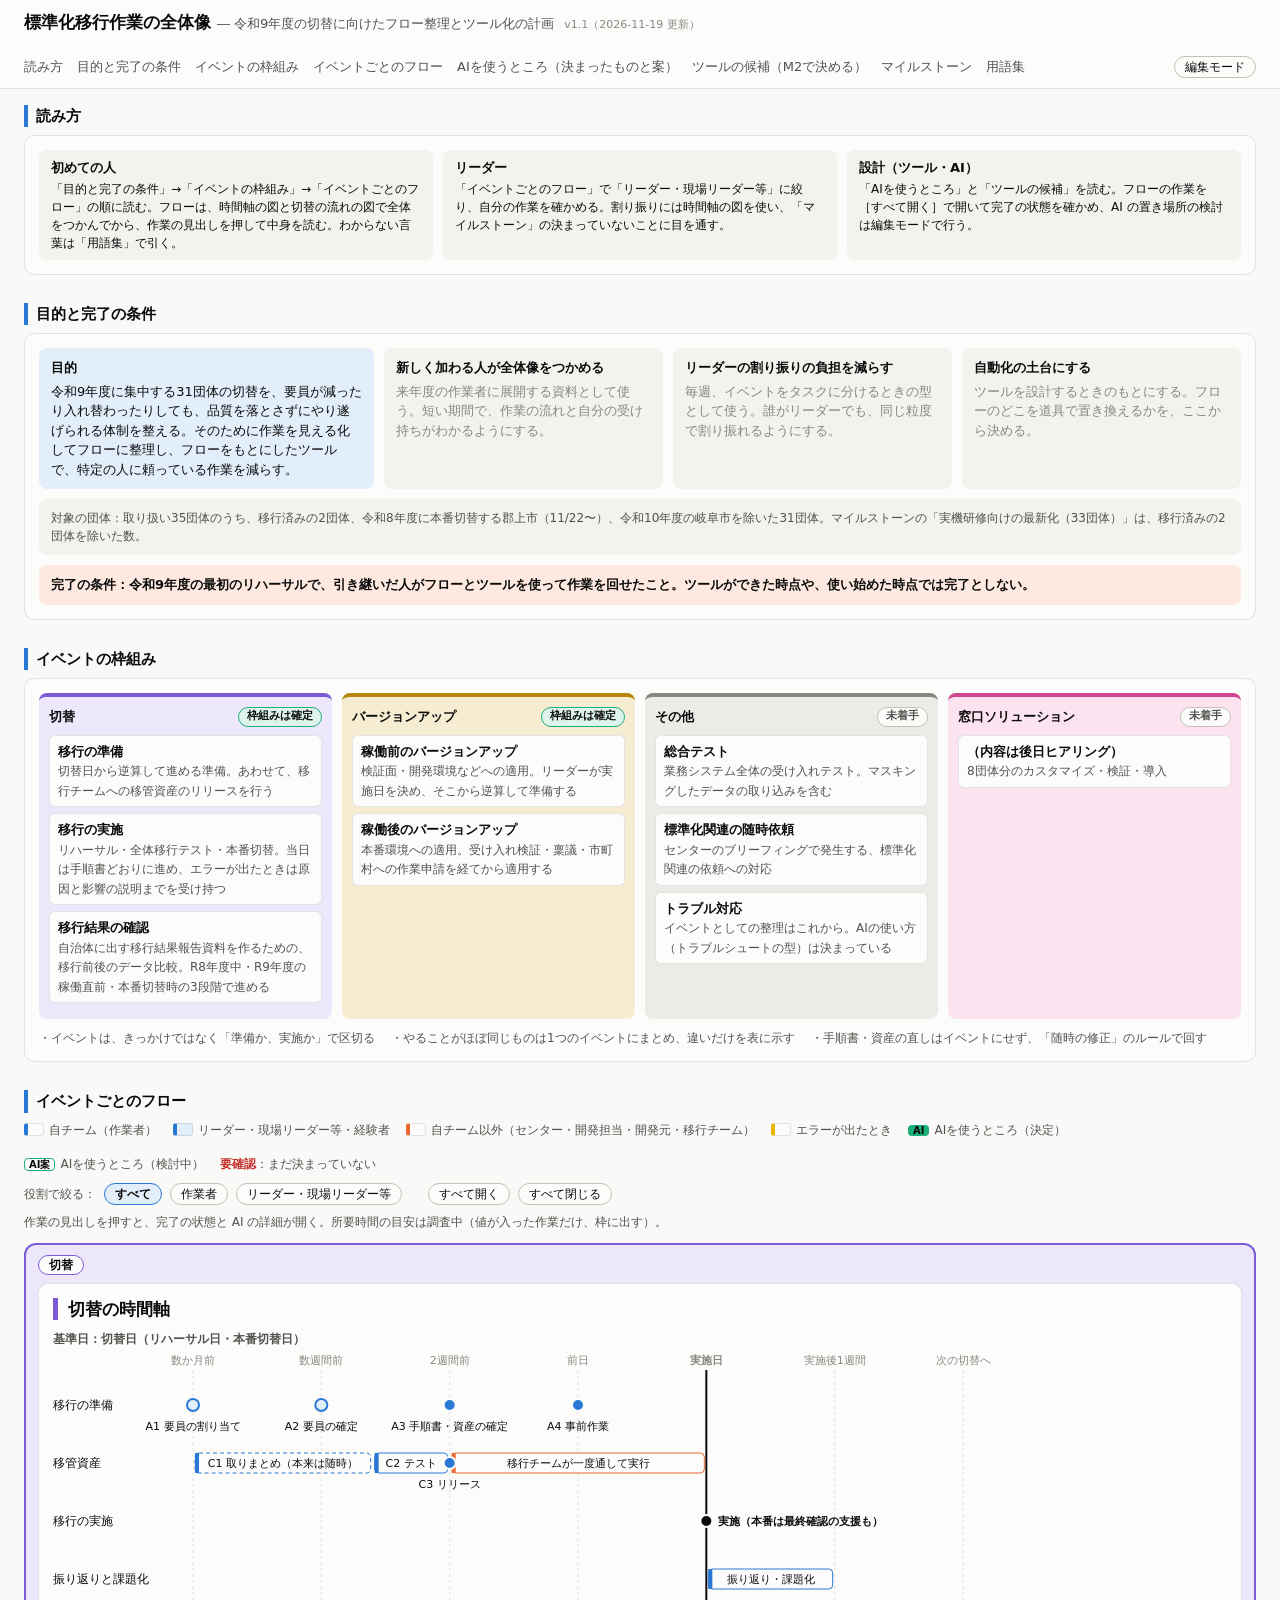
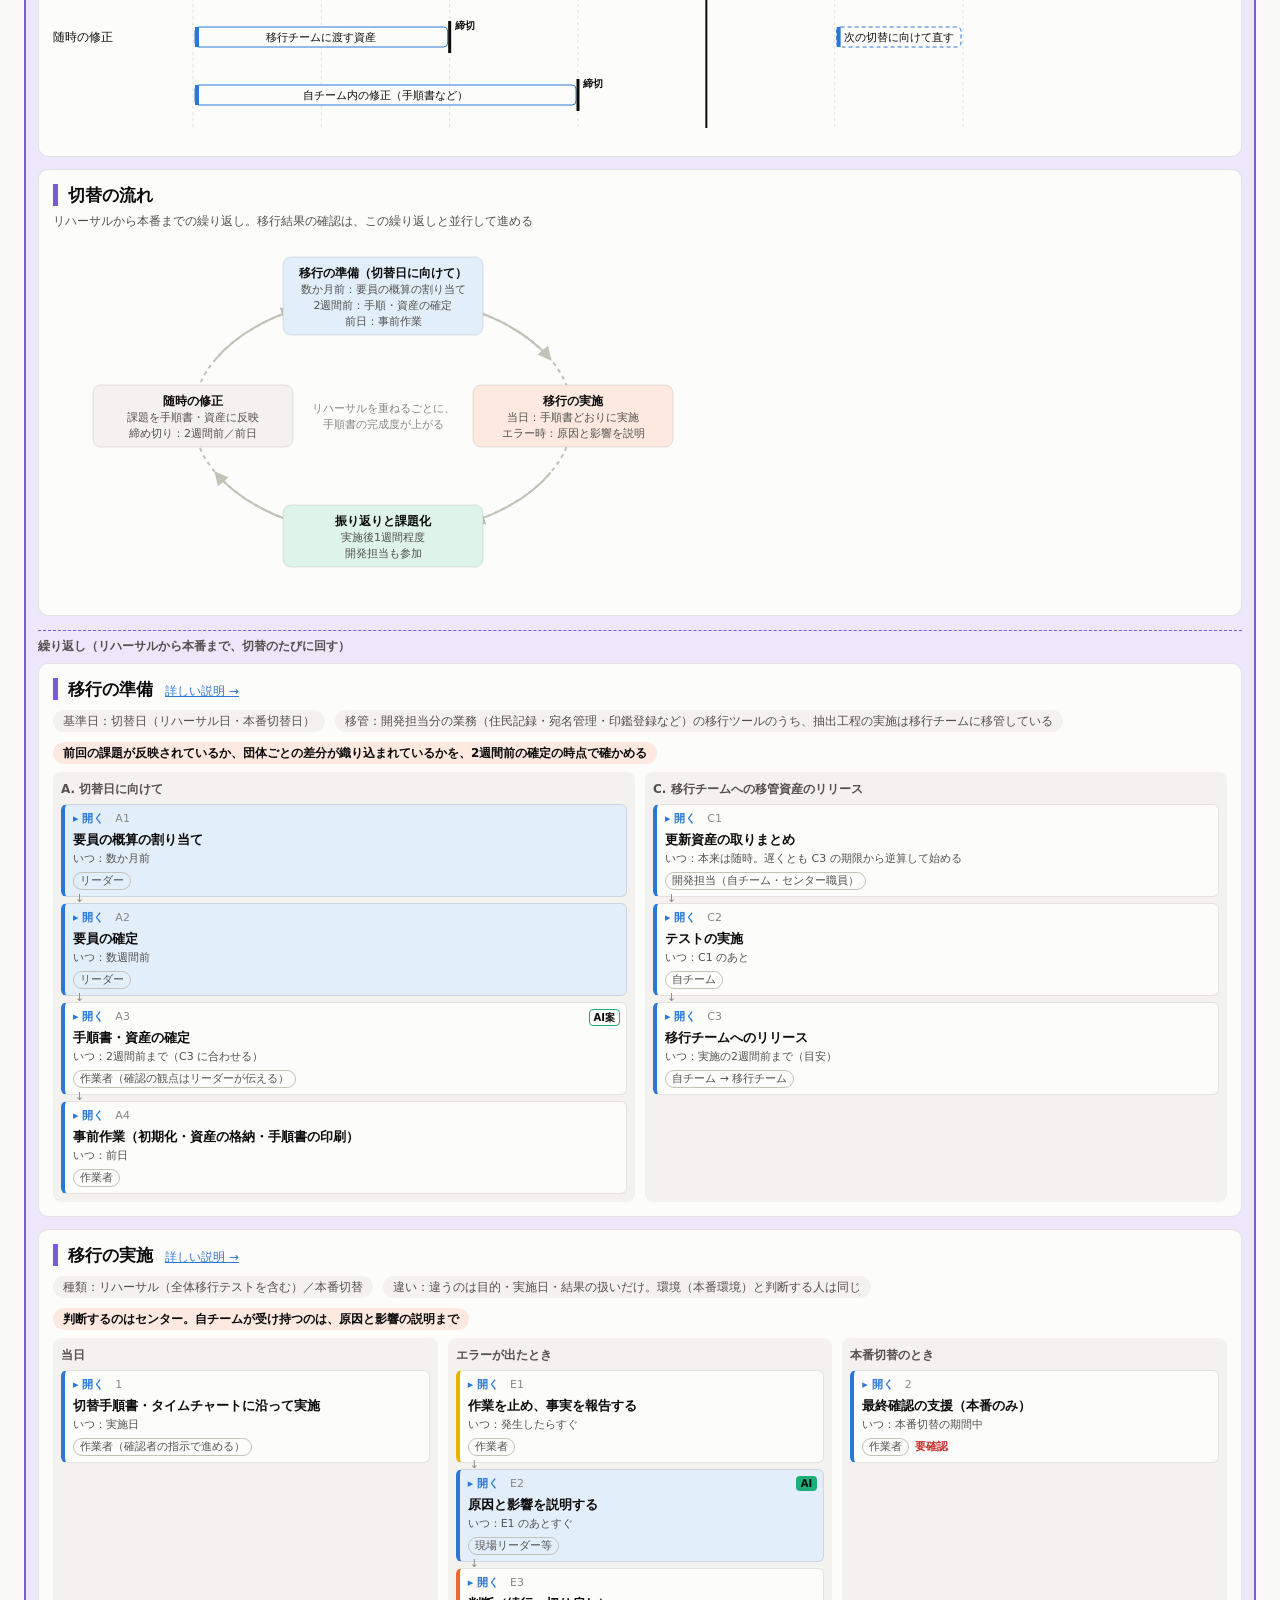
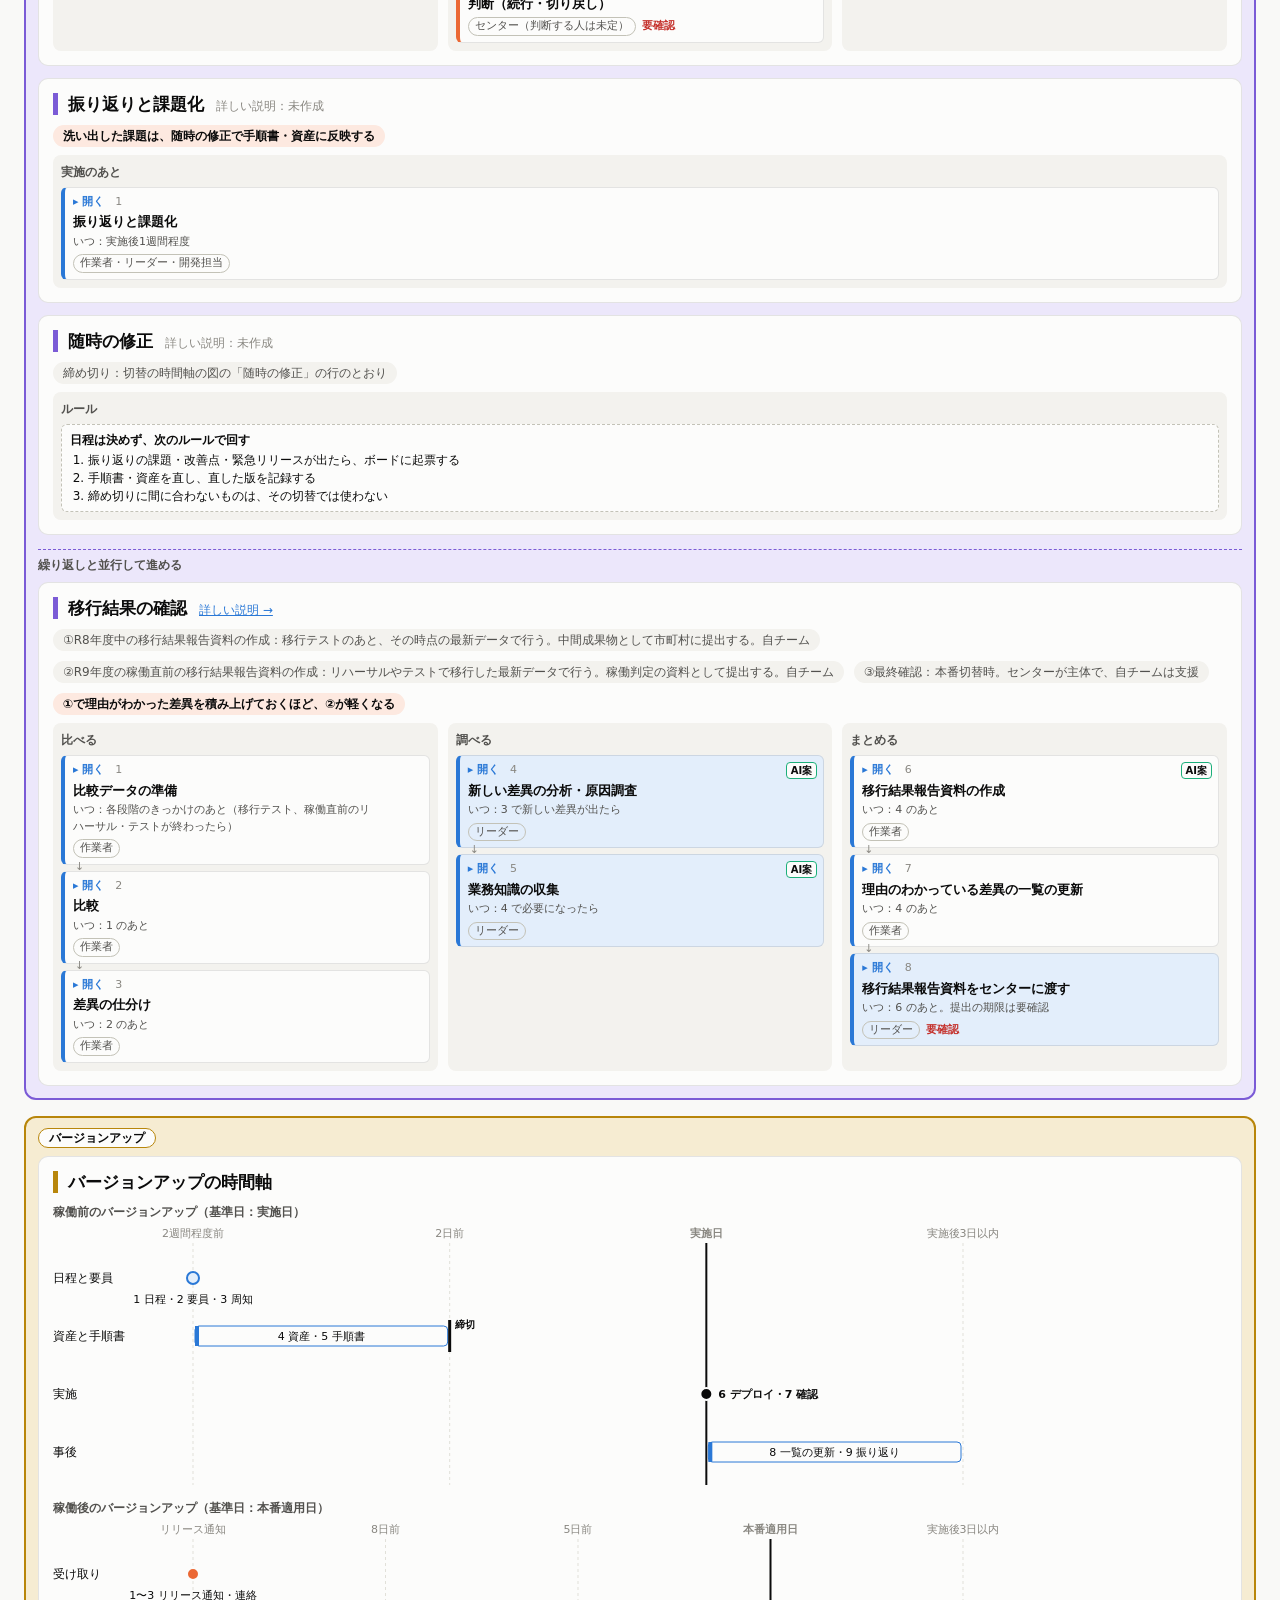
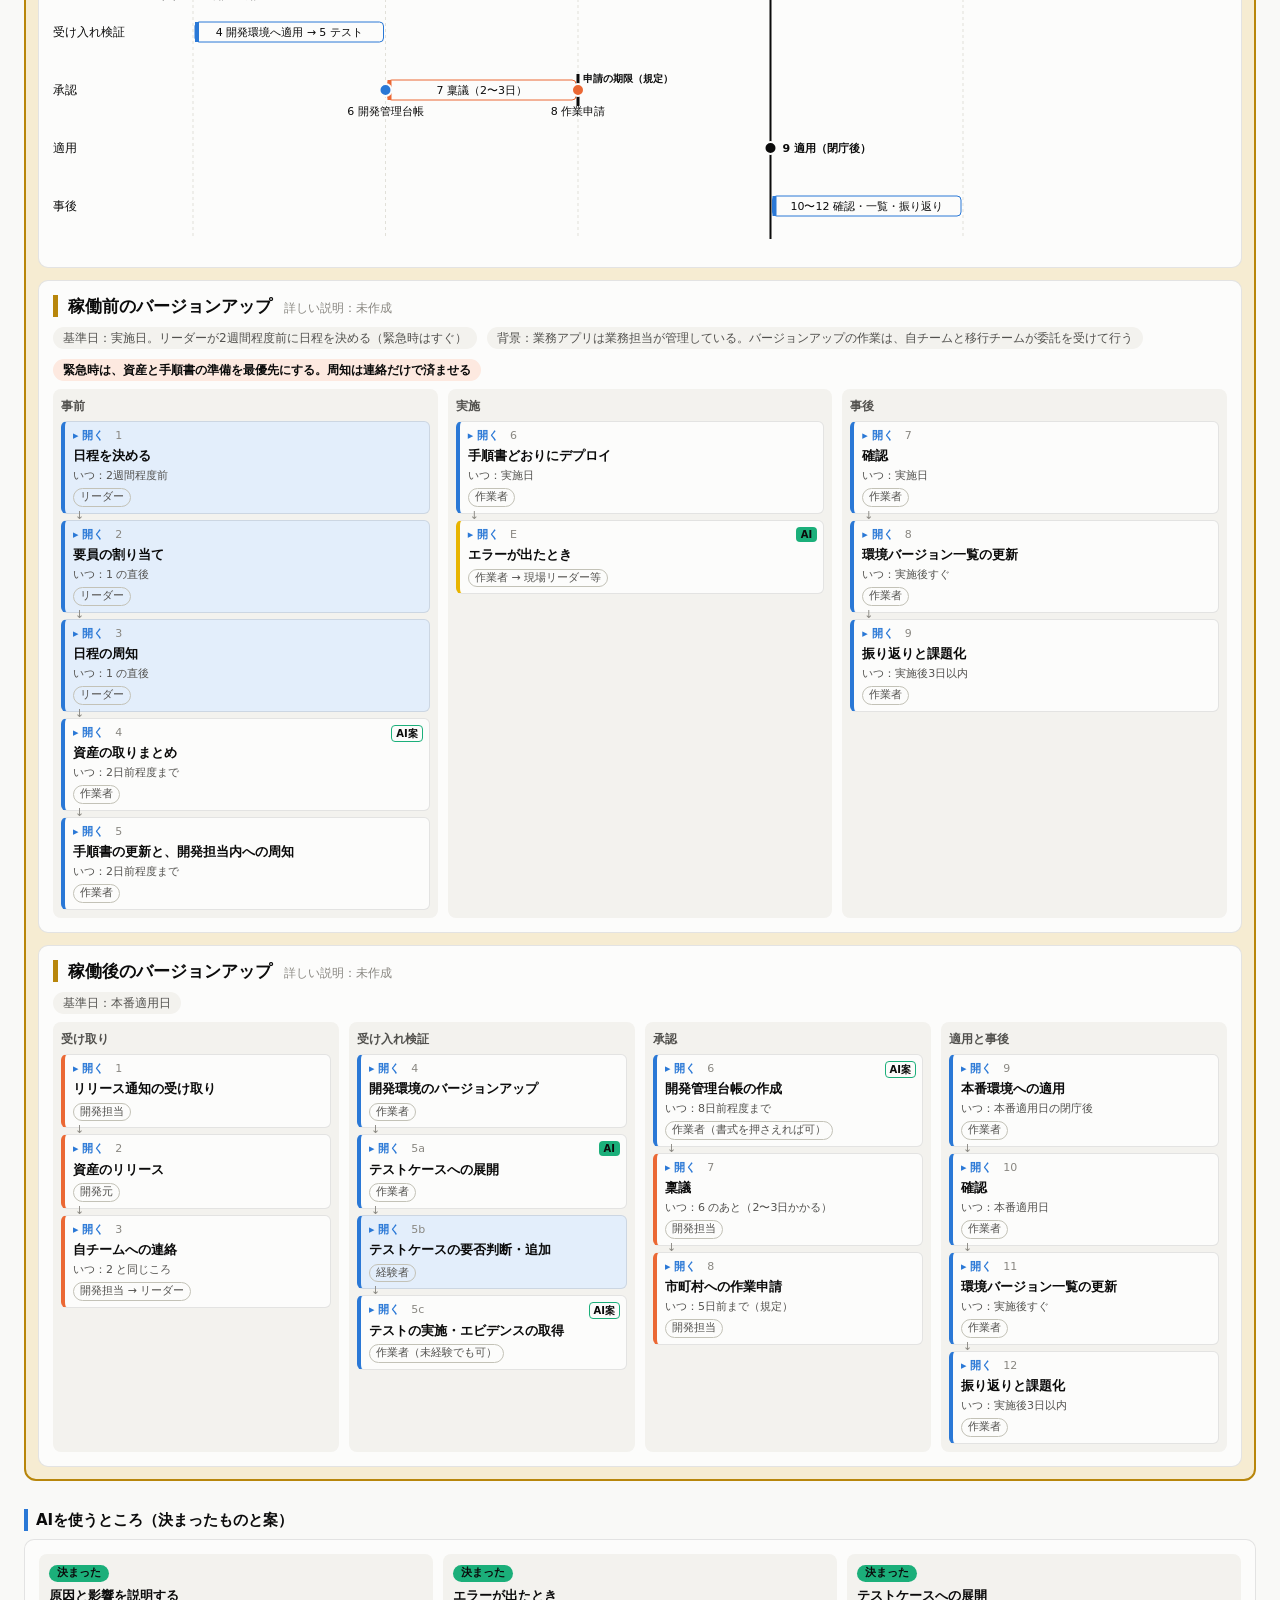
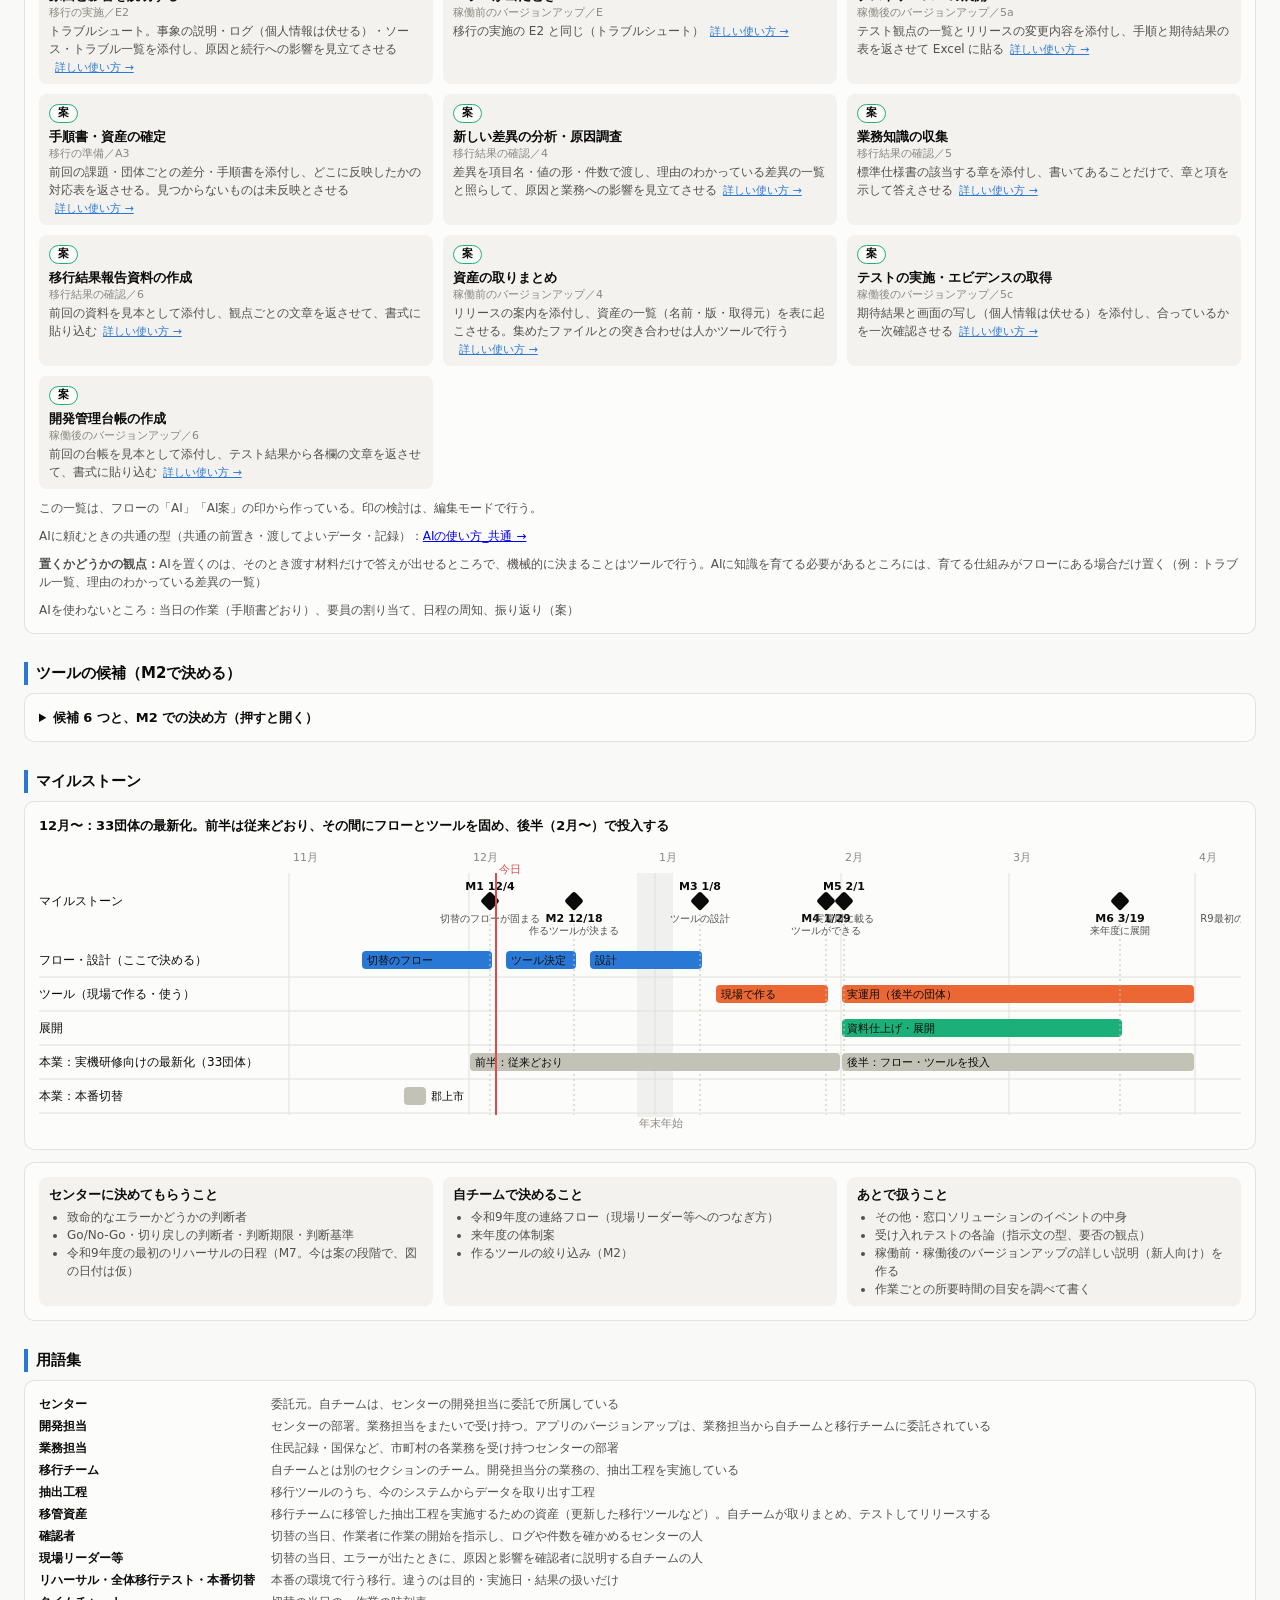
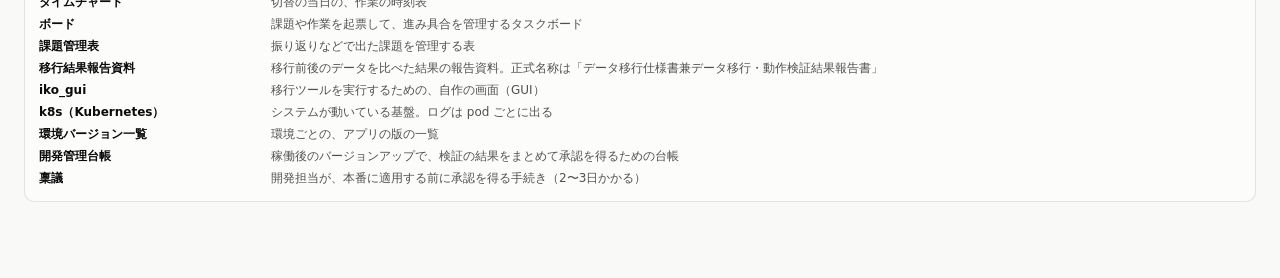
<file: 全体まとめ.html>
<!DOCTYPE html>
<html lang="ja">
<head>
<meta charset="UTF-8">
<meta name="viewport" content="width=device-width, initial-scale=1">
<title>標準化移行作業の全体像 ― 令和9年度の切替に向けたフロー整理とツール化の計画</title>
<style>
  .viz-root {
    color-scheme: light;
    --page: #f9f9f7; --surface: #fcfcfb; --sunken: #f3f2ee;
    --ink: #0b0b0b; --ink-2: #52514e; --muted: #898781;
    --grid: #e1e0d9; --axis: #c3c2b7; --border: rgba(11,11,11,0.10);
    --s1: #2a78d6; --s2: #eb6834; --s3: #1baf7a;
    --s1-soft: #e3eefb; --s2-soft: #fde9e0; --s3-soft: #def4ea;
    --todo: #c4302b; --today: #e34948; --band: rgba(137,135,129,0.10);
    --on-bar: #0b0b0b;
    /* イベントの区分の色（切替・バージョンアップ・その他・窓口ソリューション） */
    --g1: #7b5bd6; --g2: #b8860b; --g3: #898781; --g4: #d1478f;
    --g1-soft: #ece7fb; --g2-soft: #f6ecd2; --g3-soft: #ecebe7; --g4-soft: #fbe3ef;
    /* エラーが出たときの色（要確認の赤・自チーム以外のオレンジと見分ける） */
    --err: #e8b400;
  }
  @media (prefers-color-scheme: dark) {
    :root:where(:not([data-theme="light"])) .viz-root {
      color-scheme: dark;
      --page: #0d0d0d; --surface: #1a1a19; --sunken: #222220;
      --ink: #ffffff; --ink-2: #c3c2b7; --grid: #2c2c2a; --axis: #383835; --border: rgba(255,255,255,0.10);
      --s1: #3987e5; --s2: #d95926; --s3: #199e70;
      --s1-soft: #1c2a3d; --s2-soft: #3a2219; --s3-soft: #15302a;
      --todo: #e66767; --today: #e66767; --band: rgba(195,194,183,0.08);
      --g1: #9a7ff0; --g2: #c9971f; --g3: #898781; --g4: #e0659f;
      --g1-soft: #2a2340; --g2-soft: #33290f; --g3-soft: #262624; --g4-soft: #3a1f2d;
      --err: #f0c419;
    }
  }
  :root[data-theme="dark"] .viz-root {
    color-scheme: dark;
    --page: #0d0d0d; --surface: #1a1a19; --sunken: #222220;
    --ink: #ffffff; --ink-2: #c3c2b7; --grid: #2c2c2a; --axis: #383835; --border: rgba(255,255,255,0.10);
    --s1: #3987e5; --s2: #d95926; --s3: #199e70;
    --s1-soft: #1c2a3d; --s2-soft: #3a2219; --s3-soft: #15302a;
    --todo: #e66767; --today: #e66767; --band: rgba(195,194,183,0.08);
    --g1: #9a7ff0; --g2: #c9971f; --g3: #898781; --g4: #e0659f;
    --g1-soft: #2a2340; --g2-soft: #33290f; --g3-soft: #262624; --g4-soft: #3a1f2d;
    --err: #f0c419;
  }

  * { box-sizing: border-box; }
  body { margin: 0; }
  .viz-root {
    background: var(--page); color: var(--ink);
    font-family: system-ui, -apple-system, "Segoe UI", "Yu Gothic UI", "Meiryo UI", sans-serif;
    font-size: 13px; line-height: 1.5; min-height: 100vh;
  }
  header { position: sticky; top: 0; z-index: 5; background: var(--surface); border-bottom: 1px solid var(--border); padding: 10px 24px; display: flex; gap: 20px; align-items: baseline; flex-wrap: wrap; }
  header h1 { font-size: 17px; margin: 0; }
  header h1 .subtitle { font-size: 13px; font-weight: 400; color: var(--ink-2); }
  header nav { display: flex; gap: 14px; flex-wrap: wrap; }
  header nav a { color: var(--ink-2); text-decoration: none; }
  header nav a:hover { color: var(--ink); text-decoration: underline; }
  main { padding: 16px 24px 48px; max-width: 1400px; }
  section { margin: 0 0 28px; scroll-margin-top: 56px; }
  section > h2 { font-size: 15px; margin: 0 0 8px; padding-left: 8px; border-left: 4px solid var(--s1); }
  .fig { background: var(--surface); border: 1px solid var(--border); border-radius: 10px; padding: 14px; }
  .fig + .fig { margin-top: 12px; }
  .fig-title { font-weight: 700; margin: 0 0 10px; }
  .guide { font-weight: 400; font-size: 12px; margin-left: 12px; color: var(--s1); }
  .muted { color: var(--muted); }
  .todo { color: var(--todo); font-weight: 600; white-space: nowrap; }

  /* 1. 目的 */
  .goal { display: grid; grid-template-columns: 1.2fr 1fr 1fr 1fr; gap: 10px; }
  .goal > div { background: var(--sunken); border-radius: 8px; padding: 10px 12px; }
  .goal .main { background: var(--s1-soft); }
  .goal b { display: block; margin-bottom: 4px; }
  .goal .end { grid-column: 1 / -1; background: var(--s2-soft); font-weight: 600; }
  .goal .scope { grid-column: 1 / -1; color: var(--ink-2); font-size: 12px; }
  header h1 .meta { font-size: 11px; font-weight: 400; color: var(--muted); margin-left: 10px; }

  /* 2. 枠組み */
  .frame { display: grid; grid-template-columns: repeat(4, 1fr); gap: 10px; }
  .frame-col { background: var(--sunken); border-radius: 8px; padding: 10px; }
  .frame-col h3 { font-size: 13px; margin: 0 0 8px; display: flex; justify-content: space-between; gap: 6px; }
  .state { font-size: 11px; font-weight: 600; border-radius: 10px; padding: 0 8px; white-space: nowrap; }
  .state.done { background: var(--s3-soft); color: var(--ink); border: 1px solid var(--s3); }
  .state.yet { background: var(--surface); color: var(--ink-2); border: 1px solid var(--axis); }
  .ev { background: var(--surface); border: 1px solid var(--border); border-radius: 6px; padding: 6px 8px; margin-bottom: 6px; }
  .ev b { display: block; }
  .ev span { color: var(--ink-2); font-size: 12px; }
  .ev a { color: inherit; text-decoration: none; }
  .ev a:hover b { text-decoration: underline; }
  .g1 { --g: var(--g1); --g-soft: var(--g1-soft); }
  .g2 { --g: var(--g2); --g-soft: var(--g2-soft); }
  .g3 { --g: var(--g3); --g-soft: var(--g3-soft); }
  .g4 { --g: var(--g4); --g-soft: var(--g4-soft); }
  .frame-col.grouped { background: var(--g-soft); border-top: 4px solid var(--g); }
  .group { background: var(--g-soft); border: 2px solid var(--g); border-radius: 12px; padding: 10px 12px 12px; }
  .group + .group { margin-top: 16px; }
  .group-h { display: inline-block; font-size: 12px; font-weight: 700; background: var(--surface); border: 1px solid var(--g); border-radius: 10px; padding: 0 10px; margin: 0 0 8px; }
  .cycle-h { margin: 14px 0 8px; padding-top: 6px; border-top: 1px dashed var(--g); font-size: 12px; font-weight: 700; color: var(--ink-2); }
  .gantt-sub { font-size: 12px; font-weight: 700; color: var(--ink-2); margin: 4px 0 2px; }
  .group .fig > .fig-title { font-size: 17px; line-height: 1.3; padding-left: 10px; border-left: 5px solid var(--g); }
  .frame-note { margin-top: 10px; display: flex; gap: 16px; flex-wrap: wrap; color: var(--ink-2); font-size: 12px; }

  /* 3. 切替の流れ */
  .loop-wrap { display: grid; grid-template-columns: 560px 1fr; gap: 14px; align-items: start; }
  svg text { font-family: inherit; }
  .stage { display: grid; grid-template-columns: repeat(3, 1fr); gap: 8px; }
  .stage > div { border-radius: 8px; padding: 8px 10px; background: var(--sunken); }
  .stage .who { font-size: 11px; font-weight: 600; }
  .arrow-row { color: var(--muted); text-align: center; }

  /* 4. フロー */
  .flow { display: grid; gap: 10px; grid-auto-flow: column; grid-auto-columns: minmax(200px, 1fr); overflow-x: auto; }
  .phase { background: var(--sunken); border-radius: 8px; padding: 8px; display: flex; flex-direction: column; gap: 6px; }
  .phase-h { font-weight: 700; font-size: 12px; color: var(--ink-2); display: flex; justify-content: space-between; }
  .step { background: var(--surface); border: 1px solid var(--border); border-left: 4px solid var(--axis); border-radius: 6px; padding: 6px 8px; position: relative; }
  .step.own { border-left-color: var(--s1); }
  .step.leader { border-left-color: var(--s1); background: var(--s1-soft); }
  .step.outer { border-left-color: var(--s2); }
  .step.err { border-left-color: var(--err); }
  .step .no { font-size: 11px; color: var(--muted); font-variant-numeric: tabular-nums; }
  .step .t { font-weight: 700; display: block; }
  .step .when { font-size: 11px; color: var(--ink-2); }
  .step .who { font-size: 11px; display: inline-block; border-radius: 10px; padding: 0 6px; margin-top: 2px; border: 1px solid var(--axis); color: var(--ink-2); }
  .step .done { font-size: 12px; color: var(--ink-2); margin-top: 3px; }
  .step .ai { position: absolute; top: 6px; right: 6px; font-size: 10px; font-weight: 700; border-radius: 4px; padding: 0 5px; background: var(--s3); color: var(--on-bar); }
  .step .ai.cand { background: var(--surface); color: var(--ink); border: 1.5px solid var(--s3); padding: 0 4px; }
  .step.ai-changed { outline: 2px dashed var(--s3); outline-offset: 1px; }
  .step > summary { list-style: none; cursor: pointer; display: flex; flex-wrap: wrap; align-items: baseline; gap: 2px 6px; padding-right: 40px; }
  .step > summary::-webkit-details-marker { display: none; }
  .step > summary .no, .step > summary .t, .step > summary .when { flex-basis: 100%; }
  .step > summary .no::before { content: "▸ 開く　"; color: var(--s1); font-weight: 700; }
  .step[open] > summary .no::before { content: "▾ 閉じる　"; }
  .step > summary:focus-visible { outline: 2px solid var(--s1); outline-offset: 2px; border-radius: 4px; }
  .step > summary .todo { font-size: 11px; }
  .step button.ai { font: inherit; font-size: 10px; font-weight: 700; cursor: pointer; border: none; }
  .step button.ai.cand { border: 1.5px solid var(--s3); }
  .step button.ai.none { background: var(--surface); color: var(--muted); border: 1px dashed var(--s3); }
  .step-body { margin-top: 4px; }
  .only-worker .step:not([data-role=worker]):not([data-role=both]), .only-leader .step:not([data-role=leader]):not([data-role=both]) { opacity: 0.35; }
  .flow-tools { display: flex; gap: 8px; align-items: center; flex-wrap: wrap; font-size: 12px; margin: 0 0 12px; }
  .flow-tools .label { color: var(--ink-2); }
  .flow-tools .sep { width: 10px; }
  .flow-tools .note { flex-basis: 100%; color: var(--ink-2); }
  .flow-tools button, .edit-btn { font: inherit; font-size: 12px; padding: 1px 10px; border-radius: 12px; border: 1px solid var(--axis); background: var(--surface); color: var(--ink); cursor: pointer; }
  .flow-tools .role-btn.on { background: var(--s1-soft); border-color: var(--s1); font-weight: 700; }
  .edit-btn { margin-left: auto; }
  body.editing .edit-btn { background: var(--s3-soft); border-color: var(--s3); font-weight: 700; }
  .fig-sub { font-size: 12px; color: var(--ink-2); margin: -4px 0 6px; }
  .howto { display: grid; grid-template-columns: repeat(3, 1fr); gap: 10px; }
  .howto > div { background: var(--sunken); border-radius: 8px; padding: 8px 12px; font-size: 12px; }
  .howto b { display: block; font-size: 13px; margin-bottom: 2px; }
  .fold > summary { cursor: pointer; font-weight: 700; }
  .fold[open] > summary { margin-bottom: 10px; }
  .glossary { display: grid; grid-template-columns: max-content 1fr; gap: 4px 16px; margin: 0; font-size: 12px; }
  .glossary dt { font-weight: 700; }
  .glossary dd { margin: 0; color: var(--ink-2); }
  .noscript { margin: 24px; padding: 12px 16px; border: 1px solid #c4302b; border-radius: 8px; background: #fff; color: #0b0b0b; }
  .step .ai-what { font-size: 12px; margin-top: 4px; padding-top: 3px; border-top: 1px dotted var(--s3); }
  .ai-guide { display: inline-block; margin-left: 6px; font-size: 11px; color: var(--s1); }
  .ai-review { font-size: 11px; margin-top: 3px; color: var(--ink-2); }
  .ai-review .v { font-weight: 700; border-radius: 8px; padding: 0 6px; margin-right: 4px; border: 1px solid var(--s3); color: var(--ink); }
  .ai-review.ask .v { border-color: var(--todo); color: var(--todo); }
  .ai-bar { display: flex; gap: 10px; align-items: center; flex-wrap: wrap; font-size: 12px; color: var(--ink-2); margin: -4px 0 12px; }
  .ai-bar button { font: inherit; font-size: 12px; padding: 1px 10px; border-radius: 6px; border: 1px solid var(--axis); background: var(--surface); color: var(--ink); cursor: pointer; }
  .ai-out { flex-basis: 100%; font: inherit; font-size: 12px; padding: 6px 8px; border: 1px solid var(--axis); border-radius: 6px; background: var(--surface); color: var(--ink); }
  .step + .step::before { content: "↓"; position: absolute; top: -13px; left: 10px; color: var(--muted); font-size: 11px; }
  .rule { background: var(--surface); border: 1px dashed var(--axis); border-radius: 6px; padding: 6px 8px; font-size: 12px; }
  .rule ol, .rule ul { margin: 2px 0 0; padding-left: 18px; }
  .flow-lead { display: flex; gap: 10px; flex-wrap: wrap; margin-bottom: 8px; }
  .chip { border-radius: 12px; padding: 2px 10px; font-size: 12px; background: var(--sunken); color: var(--ink-2); }
  .chip.key { background: var(--s2-soft); color: var(--ink); font-weight: 600; }
  .legend { display: flex; gap: 16px; flex-wrap: wrap; font-size: 12px; color: var(--ink-2); margin-bottom: 10px; }
  /* 凡例の見本は、作業の枠（.step）と同じ見た目にする */
  .legend i { display: inline-block; width: 20px; height: 13px; border: 1px solid var(--border); border-left: 4px solid var(--axis); border-radius: 3px; background: var(--surface); vertical-align: -2px; margin-right: 5px; }
  .legend i.own { border-left-color: var(--s1); }
  .legend i.leader { border-left-color: var(--s1); background: var(--s1-soft); }
  .legend i.outer { border-left-color: var(--s2); }
  .legend i.err { border-left-color: var(--err); }
  .legend .ai-b { font-size: 10px; font-weight: 700; border-radius: 4px; padding: 0 5px; background: var(--s3); color: var(--on-bar); margin-right: 5px; }
  .legend .ai-b.cand { background: var(--surface); color: var(--ink); border: 1.5px solid var(--s3); padding: 0 4px; }

  /* 5. AI */
  .ai-grid { display: grid; grid-template-columns: repeat(3, 1fr); gap: 10px; }
  .ai-card { border-radius: 8px; padding: 8px 10px; background: var(--sunken); }
  .ai-card .lv { font-size: 11px; font-weight: 700; border-radius: 10px; padding: 0 8px; display: inline-block; margin-bottom: 4px; }
  .lv.fixed { background: var(--s3); color: var(--on-bar); }
  .lv.strong { background: var(--s1); color: var(--on-bar); }
  .lv.cand { background: var(--surface); border: 1px solid var(--axis); color: var(--ink-2); }
  .lv.aicand { background: var(--surface); border: 1.5px solid var(--s3); color: var(--ink); }
  .ai-card b { display: block; }
  .ai-card .where { font-size: 11px; color: var(--muted); }
  .ai-card .what { font-size: 12px; color: var(--ink-2); }
  .no-ai { margin-top: 10px; font-size: 12px; color: var(--ink-2); }

  /* 6. マイルストーン */
  .tick { fill: var(--muted); font-size: 11px; font-variant-numeric: tabular-nums; }
  .lane-label { fill: var(--ink); font-size: 12px; }
  .gridline { stroke: var(--grid); }
  .bar-label { fill: var(--on-bar); font-size: 11px; }
  .bar-label.out { fill: var(--ink); }
  .ms-label { fill: var(--ink); font-size: 11px; font-weight: 700; }
  .ms-name { fill: var(--ink-2); font-size: 10px; }
  .open { display: grid; grid-template-columns: repeat(3, 1fr); gap: 10px; }
  .open > div { background: var(--sunken); border-radius: 8px; padding: 8px 10px; }
  .open b { display: block; margin-bottom: 4px; }
  .open ul { margin: 0; padding-left: 18px; font-size: 12px; color: var(--ink-2); }

  @media (max-width: 1000px) {
    .goal, .frame, .ai-grid, .open, .howto { grid-template-columns: 1fr 1fr; }
    .loop-wrap { grid-template-columns: 1fr; }
  }
  @media print { header { position: static; } .flow { grid-auto-flow: row; } .ai-bar, .flow-tools, .edit-btn { display: none; } .step.ai-changed { outline: none; } .step > summary .no::before, .step[open] > summary .no::before { content: none; } }
</style>
</head>
<body>
<div class="viz-root">
<header>
  <h1>標準化移行作業の全体像 <span class="subtitle">― 令和9年度の切替に向けたフロー整理とツール化の計画</span></h1>
  <nav id="nav"></nav>
</header>
<main id="main"></main>
<noscript><p class="noscript">この資料は JavaScript で描いています。JavaScript を有効にして開いてください。</p></noscript>
</div>

<script>
(function () {
  "use strict";

  // =====================================================================
  // データ（全体像はこの1枚だけで管理する）
  // who: 役割。own=自チーム、leader=現場リーダー等、outer=自チーム以外
  // ai: AIを使うところ（fixed=決定、cand=案）  aiWhat: AIに何をさせるか  aiGuide: 別の作業の使い方を使うときの飛び先（例：run-E2）  aiReview: 案の見立て（keep=残す、ask=要相談）  todo: 要確認
  // =====================================================================

  var META = { version: "v1.1", updated: "2026-11-19" };  // 直したら版と日付を上げる

  var GOAL = {
    main: "令和9年度に集中する31団体の切替を、要員が減ったり入れ替わったりしても、品質を落とさずにやり遂げられる体制を整える。そのために作業を見える化してフローに整理し、フローをもとにしたツールで、特定の人に頼っている作業を減らす。",
    uses: [
      ["新しく加わる人が全体像をつかめる", "来年度の作業者に展開する資料として使う。短い期間で、作業の流れと自分の受け持ちがわかるようにする。"],
      ["リーダーの割り振りの負担を減らす", "毎週、イベントをタスクに分けるときの型として使う。誰がリーダーでも、同じ粒度で割り振れるようにする。"],
      ["自動化の土台にする", "ツールを設計するときのもとにする。フローのどこを道具で置き換えるかを、ここから決める。"]
    ],
    scope: "対象の団体：取り扱い35団体のうち、移行済みの2団体、令和8年度に本番切替する郡上市（11/22〜）、令和10年度の岐阜市を除いた31団体。マイルストーンの「実機研修向けの最新化（33団体）」は、移行済みの2団体を除いた数。",
    end: "完了の条件：令和9年度の最初のリハーサルで、引き継いだ人がフローとツールを使って作業を回せたこと。ツールができた時点や、使い始めた時点では完了としない。"
  };

  var FRAME = [
    { name: "切替", g: "g1", state: "done", events: [
      { id: "prep", name: "移行の準備", desc: "切替日から逆算して進める準備。あわせて、移行チームへの移管資産のリリースを行う" },
      { id: "run", name: "移行の実施", desc: "リハーサル・全体移行テスト・本番切替。当日は手順書どおりに進め、エラーが出たときは原因と影響の説明までを受け持つ" },
      { id: "verify", name: "移行結果の確認", desc: "自治体に出す移行結果報告資料を作るための、移行前後のデータ比較。R8年度中・R9年度の稼働直前・本番切替時の3段階で進める" }
    ] },
    { name: "バージョンアップ", g: "g2", state: "done", events: [
      { id: "vupre", name: "稼働前のバージョンアップ", desc: "検証面・開発環境などへの適用。リーダーが実施日を決め、そこから逆算して準備する" },
      { id: "vupost", name: "稼働後のバージョンアップ", desc: "本番環境への適用。受け入れ検証・稟議・市町村への作業申請を経てから適用する" }
    ] },
    { name: "その他", g: "g3", state: "yet", events: [
      { name: "総合テスト", desc: "業務システム全体の受け入れテスト。マスキングしたデータの取り込みを含む" },
      { name: "標準化関連の随時依頼", desc: "センターのブリーフィングで発生する、標準化関連の依頼への対応" },
      { name: "トラブル対応", desc: "イベントとしての整理はこれから。AIの使い方（トラブルシュートの型）は決まっている" }
    ] },
    { name: "窓口ソリューション", g: "g4", state: "yet", events: [
      { name: "（内容は後日ヒアリング）", desc: "8団体分のカスタマイズ・検証・導入" }
    ] }
  ];

  var FRAME_NOTES = [
    "イベントは、きっかけではなく「準備か、実施か」で区切る",
    "やることがほぼ同じものは1つのイベントにまとめ、違いだけを表に示す",
    "手順書・資産の直しはイベントにせず、「随時の修正」のルールで回す"
  ];

  // 区分ごとの時間軸（枠の先頭に置く）。base：基準日の列。c：leader・outer・run・dash は作業の枠と同じ意味
  var GANTT = {
    "切替": [
      { title: "基準日：切替日（リハーサル日・本番切替日）", base: 4,
        cols: ["数か月前", "数週間前", "2週間前", "前日", "実施日", "実施後1週間", "次の切替へ"],
        rows: [
          { label: "移行の準備", items: [
            { at: 0, t: "A1 要員の割り当て", c: "leader" }, { at: 1, t: "A2 要員の確定", c: "leader" }, { at: 2, t: "A3 手順書・資産の確定" }, { at: 3, t: "A4 事前作業" }] },
          { label: "移管資産", items: [
            { from: 0, to: 1.4, t: "C1 取りまとめ（本来は随時）", c: "dash" }, { from: 1.4, to: 2, t: "C2 テスト" }, { at: 2, t: "C3 リリース" },
            { from: 2, to: 4, t: "移行チームが一度通して実行", c: "outer" }] },
          { label: "移行の実施", items: [{ at: 4, t: "実施（本番は最終確認の支援も）", c: "run" }] },
          { label: "振り返りと課題化", items: [{ from: 4, to: 5, t: "振り返り・課題化" }] },
          { label: "随時の修正", items: [{ from: 0, to: 2, t: "移行チームに渡す資産", end: "締切" }, { from: 5, to: 6, t: "次の切替に向けて直す", c: "dash" }] },
          { label: "", items: [{ from: 0, to: 3, t: "自チーム内の修正（手順書など）", end: "締切" }] }
        ] }
    ],
    "バージョンアップ": [
      { title: "稼働前のバージョンアップ（基準日：実施日）", base: 2,
        cols: ["2週間程度前", "2日前", "実施日", "実施後3日以内"],
        rows: [
          { label: "日程と要員", items: [{ at: 0, t: "1 日程・2 要員・3 周知", c: "leader" }] },
          { label: "資産と手順書", items: [{ from: 0, to: 1, t: "4 資産・5 手順書", end: "締切" }] },
          { label: "実施", items: [{ at: 2, t: "6 デプロイ・7 確認", c: "run" }] },
          { label: "事後", items: [{ from: 2, to: 3, t: "8 一覧の更新・9 振り返り" }] }
        ] },
      { title: "稼働後のバージョンアップ（基準日：本番適用日）", base: 3,
        cols: ["リリース通知", "8日前", "5日前", "本番適用日", "実施後3日以内"],
        rows: [
          { label: "受け取り", items: [{ at: 0, t: "1〜3 リリース通知・連絡", c: "outer" }] },
          { label: "受け入れ検証", items: [{ from: 0, to: 1, t: "4 開発環境へ適用 → 5 テスト" }] },
          { label: "承認", items: [{ at: 1, t: "6 開発管理台帳" }, { from: 1, to: 2, t: "7 稟議（2〜3日）", c: "outer", end: "申請の期限（規定）" }, { at: 2, t: "8 作業申請", c: "outer" }] },
          { label: "適用", items: [{ at: 3, t: "9 適用（閉庁後）", c: "run" }] },
          { label: "事後", items: [{ from: 3, to: 4, t: "10〜12 確認・一覧・振り返り" }] }
        ] }
    ]
  };

  var FLOWS = [
    // cycle：切替の流れ（繰り返し）の何番目の段か（並べる順に使う）。parallel：繰り返しと並行して進めるもの。group：FRAME のイベントではないが、その区分の枠に入れるもの
    { id: "prep", name: "移行の準備", cycle: 1, guide: "各論/新人向け/説明_移行の準備.md",
      lead: [["基準日", "切替日（リハーサル日・本番切替日）"], ["移管", "開発担当分の業務（住民記録・宛名管理・印鑑登録など）の移行ツールのうち、抽出工程の実施は移行チームに移管している"], ["key", "前回の課題が反映されているか、団体ごとの差分が織り込まれているかを、2週間前の確定の時点で確かめる"]],
      phases: [
        { name: "A. 切替日に向けて", steps: [
          { no: "A1", t: "要員の概算の割り当て", when: "数か月前", who: "リーダー", c: "leader", done: "団体ごとに、担当者の見込みが立っている" },
          { no: "A2", t: "要員の確定", when: "数週間前", who: "リーダー", c: "leader", done: "当日の要員・連絡先・現場リーダー等が決まっている" },
          { no: "A3", t: "手順書・資産の確定", when: "2週間前まで（C3 に合わせる）", who: "作業者（確認の観点はリーダーが伝える）", c: "own", done: "前回の課題を反映し、今回の団体向けの手順書・資産が確定している", ai: "cand", aiWhat: "前回の課題・団体ごとの差分・手順書を添付し、どこに反映したかの対応表を返させる。見つからないものは未反映とさせる", aiReview: { v: "keep", why: "前回の課題・団体ごとの差分・手順書を渡せば、それだけで点検できる" } },
          { no: "A4", t: "事前作業（初期化・資産の格納・手順書の印刷）", when: "前日", who: "作業者", c: "own", done: "事前作業の手順がすべて済んでいる" }
        ] },
        { name: "C. 移行チームへの移管資産のリリース", steps: [
          { no: "C1", t: "更新資産の取りまとめ", when: "本来は随時。遅くとも C3 の期限から逆算して始める", who: "開発担当（自チーム・センター職員）", c: "own", done: "抽出工程の更新資産がそろっている。抽出工程に手を入れたら、その場でボードに起票しておく" },
          { no: "C2", t: "テストの実施", when: "C1 のあと", who: "自チーム", c: "own", done: "テストが済み、結果を記録している" },
          { no: "C3", t: "移行チームへのリリース", when: "実施の2週間前まで（目安）", who: "自チーム → 移行チーム", c: "own", done: "移行チームが抽出工程を実施できる状態で、資産が渡っている" }
        ] }
      ] },
    { id: "run", name: "移行の実施", cycle: 2, guide: "各論/新人向け/説明_移行の実施.md",
      lead: [["種類", "リハーサル（全体移行テストを含む）／本番切替"], ["違い", "違うのは目的・実施日・結果の扱いだけ。環境（本番環境）と判断する人は同じ"], ["key", "判断するのはセンター。自チームが受け持つのは、原因と影響の説明まで"]],
      phases: [
        { name: "当日", steps: [
          { no: "1", t: "切替手順書・タイムチャートに沿って実施", when: "実施日", who: "作業者（確認者の指示で進める）", c: "own", done: "手順書の最後まで実施している" }
        ] },
        { name: "エラーが出たとき", steps: [
          { no: "E1", t: "作業を止め、事実を報告する", when: "発生したらすぐ", who: "作業者", c: "err", done: "いつ・どこで・何が起きたか、どこまで進んでいたか、何をしたか、今どういう状態かを確認者に伝えている。ログは退避してある" },
          { no: "E2", t: "原因と影響を説明する", when: "E1 のあとすぐ", who: "現場リーダー等", c: "leader", done: "原因と、作業の続行への影響を確認者に説明している", ai: "fixed", aiWhat: "トラブルシュート。事象の説明・ログ（個人情報は伏せる）・ソース・トラブル一覧を添付し、原因と続行への影響を見立てさせる" },
          { no: "E3", t: "判断（続行・切り戻し）", when: "", who: "センター（判断する人は未定）", c: "outer", done: "致命的なエラーかどうか、Go/No-Go、切り戻しの要否を判断する。判断する人は未定", todo: true }
        ] },
        { name: "本番切替のとき", steps: [
          { no: "2", t: "最終確認の支援（本番のみ）", when: "本番切替の期間中", who: "作業者", c: "own", done: "他ベンダー提供データ作成処理の実行と、移行結果の確認を支援している。範囲は正式には決まっていないので、変わったら直す", todo: true }
        ] }
      ] },
    { id: "review", name: "振り返りと課題化", group: "切替", cycle: 3,
      lead: [["key", "洗い出した課題は、随時の修正で手順書・資産に反映する"]],
      phases: [
        { name: "実施のあと", steps: [
          { no: "1", t: "振り返りと課題化", when: "実施後1週間程度", who: "作業者・リーダー・開発担当", c: "own", done: "4つの観点（急ごしらえの作業、口頭で済ませた作業、エラーとその説明、予定より時間がかかった作業）で課題を洗い出し、各作業の所要時間とあわせて登録している。開発担当の都合がつかなければ、自チームだけで先に行う" }
        ] }
      ] },
    { id: "fix", name: "随時の修正", group: "切替", cycle: 4,
      lead: [["締め切り", "切替の時間軸の図の「随時の修正」の行のとおり"]],
      phases: [
        { name: "ルール", rule: { title: "日程は決めず、次のルールで回す", items: ["振り返りの課題・改善点・緊急リリースが出たら、ボードに起票する", "手順書・資産を直し、直した版を記録する", "締め切りに間に合わないものは、その切替では使わない"] },
          steps: [] }
      ] },
    { id: "verify", name: "移行結果の確認", parallel: true, guide: "各論/新人向け/説明_移行結果の確認.md",
      lead: [["①R8年度中の移行結果報告資料の作成", "移行テストのあと、その時点の最新データで行う。中間成果物として市町村に提出する。自チーム"], ["②R9年度の稼働直前の移行結果報告資料の作成", "リハーサルやテストで移行した最新データで行う。稼働判定の資料として提出する。自チーム"], ["③最終確認", "本番切替時。センターが主体で、自チームは支援"], ["key", "①で理由がわかった差異を積み上げておくほど、②が軽くなる"]],
      phases: [
        { name: "比べる", steps: [
          { no: "1", t: "比較データの準備", when: "各段階のきっかけのあと（移行テスト、稼働直前のリハーサル・テストが終わったら）", who: "作業者", c: "own", done: "移行後のデータと、現行環境のデータがそろっている" },
          { no: "2", t: "比較", when: "1 のあと", who: "作業者", c: "own", done: "すべての確認観点で、比較結果が出ている" },
          { no: "3", t: "差異の仕分け", when: "2 のあと", who: "作業者", c: "own", done: "差異を「理由のわかっている差異」と「新しい差異」に分けている" }
        ] },
        { name: "調べる", steps: [
          { no: "4", t: "新しい差異の分析・原因調査", when: "3 で新しい差異が出たら", who: "リーダー", c: "leader", done: "原因と、業務への影響の説明が付いている", ai: "cand", aiWhat: "差異を項目名・値の形・件数で渡し、理由のわかっている差異の一覧と照らして、原因と業務への影響を見立てさせる", aiReview: { v: "keep", why: "理由のわかっている差異の一覧が、AIを育てる仕組みになっている" } },
          { no: "5", t: "業務知識の収集", when: "4 で必要になったら", who: "リーダー", c: "leader", done: "4の判断に必要な情報が得られている。簡単なことは開発担当に、現状の実運用の確認は業務担当に聞く", ai: "cand", aiWhat: "標準仕様書の該当する章を添付し、書いてあることだけで、章と項を示して答えさせる", aiReview: { v: "keep", why: "標準仕様書を渡せば、それだけで答えが出せる" } }
        ] },
        { name: "まとめる", steps: [
          { no: "6", t: "移行結果報告資料の作成", when: "4 のあと", who: "作業者", c: "own", done: "確認観点ごとに、結果と差異の説明がまとまっている", ai: "cand", aiWhat: "前回の資料を見本として添付し、観点ごとの文章を返させて、書式に貼り込む", aiReview: { v: "keep", why: "比較の結果と差異の説明を、決まった書式に整えるだけ" } },
          { no: "7", t: "理由のわかっている差異の一覧の更新", when: "4 のあと", who: "作業者", c: "own", done: "4で理由がわかった差異が、一覧に追加されている" },
          { no: "8", t: "移行結果報告資料をセンターに渡す", when: "6 のあと。提出の期限は要確認", who: "リーダー", c: "leader", done: "センターに渡している。センターが取りまとめて自治体に提出するが、ほぼそのまま渡ることが多い", todo: true }
        ] }
      ] },
    { id: "vupre", name: "稼働前のバージョンアップ",
      lead: [["基準日", "実施日。リーダーが2週間程度前に日程を決める（緊急時はすぐ）"], ["背景", "業務アプリは業務担当が管理している。バージョンアップの作業は、自チームと移行チームが委託を受けて行う"], ["key", "緊急時は、資産と手順書の準備を最優先にする。周知は連絡だけで済ませる"]],
      phases: [
        { name: "事前", steps: [
          { no: "1", t: "日程を決める", when: "2週間程度前", who: "リーダー", c: "leader", done: "実施日と対象の環境が決まっている" },
          { no: "2", t: "要員の割り当て", when: "1 の直後", who: "リーダー", c: "leader", done: "担当者が決まっている" },
          { no: "3", t: "日程の周知", when: "1 の直後", who: "リーダー", c: "leader", done: "関係者全体に日程を周知している" },
          { no: "4", t: "資産の取りまとめ", when: "2日前程度まで", who: "作業者", c: "own", done: "資産がそろい、版と取得元を確かめている", ai: "cand", aiWhat: "リリースの案内を添付し、資産の一覧（名前・版・取得元）を表に起こさせる。集めたファイルとの突き合わせは人かツールで行う", aiReview: { v: "ask", why: "AIに任せるのは、文章や画像を読むところだけに絞った案。この形で残すかを決める" } },
          { no: "5", t: "手順書の更新と、開発担当内への周知", when: "2日前程度まで", who: "作業者", c: "own", done: "手順書を更新し、開発担当内に周知している" }
        ] },
        { name: "実施", steps: [
          { no: "6", t: "手順書どおりにデプロイ", when: "実施日", who: "作業者", c: "own", done: "手順書の最後まで実施している" },
          { no: "E", t: "エラーが出たとき", when: "", who: "作業者 → 現場リーダー等", c: "err", done: "作業を止めて事実を報告し、原因と影響を判断する（移行の実施と同じ）", ai: "fixed", aiGuide: "run-E2", aiWhat: "移行の実施の E2 と同じ（トラブルシュート）" }
        ] },
        { name: "事後", steps: [
          { no: "7", t: "確認", when: "実施日", who: "作業者", c: "own", done: "手順書の確認項目がすべて済んでいる" },
          { no: "8", t: "環境バージョン一覧の更新", when: "実施後すぐ", who: "作業者", c: "own", done: "一覧に反映している" },
          { no: "9", t: "振り返りと課題化", when: "実施後3日以内", who: "作業者", c: "own", done: "課題一覧に登録している" }
        ] }
      ] },
    { id: "vupost", name: "稼働後のバージョンアップ",
      lead: [["基準日", "本番適用日"]],
      phases: [
        { name: "受け取り", steps: [
          { no: "1", t: "リリース通知の受け取り", who: "開発担当", c: "outer", done: "開発元からの通知を受け取っている" },
          { no: "2", t: "資産のリリース", who: "開発元", c: "outer", done: "開発元が資産をリリースしている" },
          { no: "3", t: "自チームへの連絡", when: "2 と同じころ", who: "開発担当 → リーダー", c: "outer", done: "本番適用までの日程の見通しが伝わっている" }
        ] },
        { name: "受け入れ検証", steps: [
          { no: "4", t: "開発環境のバージョンアップ", who: "作業者", c: "own", done: "稼働前のバージョンアップと同じ流れで、適用が済んでいる" },
          { no: "5a", t: "テストケースへの展開", who: "作業者", c: "own", done: "テスト観点の一覧を、MS Copilot でテストケースに展開している", ai: "fixed", aiWhat: "テスト観点の一覧とリリースの変更内容を添付し、手順と期待結果の表を返させて Excel に貼る" },
          { no: "5b", t: "テストケースの要否判断・追加", who: "経験者", c: "leader", done: "要否を判断し、足りないテストケースを追加している" },
          { no: "5c", t: "テストの実施・エビデンスの取得", who: "作業者（未経験でも可）", c: "own", done: "テストが済み、エビデンスがそろっている", ai: "cand", aiWhat: "期待結果と画面の写し（個人情報は伏せる）を添付し、合っているかを一次確認させる", aiReview: { v: "ask", why: "AIに任せるのは、文章や画像を読むところだけに絞った案。この形で残すかを決める" } }
        ] },
        { name: "承認", steps: [
          { no: "6", t: "開発管理台帳の作成", when: "8日前程度まで", who: "作業者（書式を押さえれば可）", c: "own", done: "検証結果をまとめた台帳ができている", ai: "cand", aiWhat: "前回の台帳を見本として添付し、テスト結果から各欄の文章を返させて、書式に貼り込む", aiReview: { v: "keep", why: "検証の結果を、決まった書式に整えるだけ" } },
          { no: "7", t: "稟議", when: "6 のあと（2〜3日かかる）", who: "開発担当", c: "outer", done: "承認を得ている" },
          { no: "8", t: "市町村への作業申請", when: "5日前まで（規定）", who: "開発担当", c: "outer", done: "作業申請が済んでいる" }
        ] },
        { name: "適用と事後", steps: [
          { no: "9", t: "本番環境への適用", when: "本番適用日の閉庁後", who: "作業者", c: "own", done: "手順書の最後まで実施している" },
          { no: "10", t: "確認", when: "本番適用日", who: "作業者", c: "own", done: "確認項目がすべて済んでいる" },
          { no: "11", t: "環境バージョン一覧の更新", when: "実施後すぐ", who: "作業者", c: "own", done: "一覧に反映している" },
          { no: "12", t: "振り返りと課題化", when: "実施後3日以内", who: "作業者", c: "own", done: "課題一覧に登録している" }
        ] }
      ] }
  ];

  // AIを使うところは、FLOWS の各作業の ai（fixed=決定、cand=案）と aiWhat で管理する
  var AI_RULE = "AIを置くのは、そのとき渡す材料だけで答えが出せるところで、機械的に決まることはツールで行う。AIに知識を育てる必要があるところには、育てる仕組みがフローにある場合だけ置く（例：トラブル一覧、理由のわかっている差異の一覧）";
  var NO_AI = "AIを使わないところ：当日の作業（手順書どおり）、要員の割り当て、日程の周知、振り返り";

  var MS = {
    start: "2026-11-01", end: "2027-04-30",
    today: (function () { var d = new Date(), p = function (n) { return (n < 10 ? "0" : "") + n; }; return d.getFullYear() + "-" + p(d.getMonth() + 1) + "-" + p(d.getDate()); })(),  // 開いた日
    bands: [{ from: "2026-12-29", to: "2027-01-03", label: "年末年始" }],
    lanes: [
      { id: "flow", label: "フロー・設計（ここで決める）" },
      { id: "tool", label: "ツール（現場で作る・使う）" },
      { id: "deploy", label: "展開" },
      { id: "work", label: "本業：実機研修向けの最新化（33団体）" },
      { id: "cut", label: "本業：本番切替" }
    ],
    bars: [
      { lane: "flow", s: 1, from: "2026-11-13", to: "2026-12-04", label: "切替のフロー" },
      { lane: "flow", s: 1, from: "2026-12-07", to: "2026-12-18", label: "ツール決定" },
      { lane: "flow", s: 1, from: "2026-12-21", to: "2027-01-08", label: "設計" },
      { lane: "tool", s: 2, from: "2027-01-11", to: "2027-01-29", label: "現場で作る" },
      { lane: "tool", s: 2, from: "2027-02-01", to: "2027-03-31", label: "実運用（後半の団体）" },
      { lane: "deploy", s: 3, from: "2027-02-01", to: "2027-03-19", label: "資料仕上げ・展開" },
      { lane: "work", s: 0, from: "2026-12-01", to: "2027-01-31", label: "前半：従来どおり" },
      { lane: "work", s: 0, from: "2027-02-01", to: "2027-03-31", label: "後半：フロー・ツールを投入" },
      { lane: "cut", s: 0, from: "2026-11-20", to: "2026-11-23", label: "郡上市" }
    ],
    ms: [
      { id: "M1", date: "2026-12-04", name: "切替のフローが固まる" },
      { id: "M2", date: "2026-12-18", name: "作るツールが決まる" },
      { id: "M3", date: "2027-01-08", name: "ツールの設計" },
      { id: "M4", date: "2027-01-29", name: "ツールができる" },
      { id: "M5", date: "2027-02-01", name: "実運用に載る" },
      { id: "M6", date: "2027-03-19", name: "来年度に展開" },
      { id: "M7", date: "2027-04-15", name: "R9最初のリハーサル（完了の判定）", tentative: true }
    ]
  };

  var TOOLS = [
    { t: "タスクの型（フローからタスクを作る）", where: "すべてのフロー", eff: "リーダーの割り振りの負担を減らす" },
    { t: "移行ツール実行GUI（iko_gui の作り直し）", where: "移行の実施／当日", eff: "作業者の操作ミスを減らす" },
    { t: "ログの自動判定とエラー報告の下書き", where: "移行の実施／エラーが出たとき", eff: "事実の報告を誰でもそろえられる" },
    { t: "トラブル材料の収集（k8s のログ一式の退避）", where: "エラーが出たとき", eff: "AIに渡す材料を誰でも集められる" },
    { t: "確認者が見るダッシュボード", where: "移行の実施／ログ・件数の確認", eff: "確認者の目視確認を減らす" },
    { t: "移行結果の比較と差異の仕分け", where: "移行結果の確認／比較・仕分け・一覧の更新", eff: "人が見る差異を新しいものだけにする" }
  ];

  var OPEN = [
    { t: "センターに決めてもらうこと", items: ["致命的なエラーかどうかの判断者", "Go/No-Go・切り戻しの判断者・判断期限・判断基準", "令和9年度の最初のリハーサルの日程（M7。今は案の段階で、図の日付は仮）"] },
    { t: "自チームで決めること", items: ["令和9年度の連絡フロー（現場リーダー等へのつなぎ方）", "来年度の体制案", "作るツールの絞り込み（M2）"] },
    { t: "あとで扱うこと", items: ["その他・窓口ソリューションのイベントの中身", "受け入れテストの各論（指示文の型、要否の観点）", "稼働前・稼働後のバージョンアップの詳しい説明（新人向け）を作る", "作業ごとの所要時間の目安を調べて書く"] }
  ];

  // =====================================================================
  // 描画
  // =====================================================================
  function h(tag, attrs, kids) {
    var n = document.createElement(tag);
    if (attrs) for (var k in attrs) { if (attrs[k] == null) continue; if (k === "text") n.textContent = attrs[k]; else n.setAttribute(k, attrs[k]); }
    (kids || []).forEach(function (c) { if (c == null) return; n.appendChild(typeof c === "string" ? document.createTextNode(c) : c); });
    return n;
  }
  var NS = "http://www.w3.org/2000/svg";
  function s(tag, attrs, parent) { var n = document.createElementNS(NS, tag); for (var k in attrs) n.setAttribute(k, attrs[k]); if (parent) parent.appendChild(n); return n; }
  function st(str, attrs, parent) { var n = s("text", attrs, parent); n.textContent = str; return n; }

  var main = document.getElementById("main"), nav = document.getElementById("nav");
  // 版と最終更新日（見出しの横に出す）
  document.querySelector("header h1").appendChild(h("span", { "class": "meta", text: META.version + "（" + META.updated + " 更新）" }));
  function sec(id, title, body) {
    nav.appendChild(h("a", { href: "#" + id, text: title }));
    main.appendChild(h("section", { id: id }, [h("h2", { text: title })].concat(body)));
  }

  // 0. 読み方（読み手ごとの入り口）
  var HOWTO = [
    ["初めての人", "「目的と完了の条件」→「イベントの枠組み」→「イベントごとのフロー」の順に読む。フローは、時間軸の図と切替の流れの図で全体をつかんでから、作業の見出しを押して中身を読む。わからない言葉は「用語集」で引く。"],
    ["リーダー", "「イベントごとのフロー」で「リーダー・現場リーダー等」に絞り、自分の作業を確かめる。割り振りには時間軸の図を使い、「マイルストーン」の決まっていないことに目を通す。"],
    ["設計（ツール・AI）", "「AIを使うところ」と「ツールの候補」を読む。フローの作業を［すべて開く］で開いて完了の状態を確かめ、AI の置き場所の検討は編集モードで行う。"]
  ];
  sec("howto", "読み方", [h("div", { "class": "fig howto" }, HOWTO.map(function (r) { return h("div", null, [h("b", { text: r[0] }), h("span", { text: r[1] })]); }))]);

  // 1. 目的
  sec("goal", "目的と完了の条件", [h("div", { "class": "fig goal" }, [
    h("div", { "class": "main" }, [h("b", { text: "目的" }), GOAL.main])
  ].concat(GOAL.uses.map(function (u) { return h("div", null, [h("b", { text: u[0] }), h("span", { "class": "muted", text: u[1] })]); }))
   .concat([h("div", { "class": "scope", text: GOAL.scope }), h("div", { "class": "end", text: GOAL.end })]))]);

  // 2. 枠組み
  sec("frame", "イベントの枠組み", [h("div", { "class": "fig" }, [
    h("div", { "class": "frame" }, FRAME.map(function (f) {
      return h("div", { "class": "frame-col grouped " + f.g }, [
        h("h3", null, [f.name, h("span", { "class": "state " + f.state, text: f.state === "done" ? "枠組みは確定" : "未着手" })])
      ].concat(f.events.map(function (e) {
        var inner = [h("b", { text: e.name }), h("span", { text: e.desc })];
        return h("div", { "class": "ev" }, e.id ? [h("a", { href: "#flow-" + e.id }, inner)] : inner);
      })));
    })),
    h("div", { "class": "frame-note" }, FRAME_NOTES.map(function (n) { return h("span", { text: "・" + n }); }))
  ])]);

  // 3. 切替の流れ
  function loopSvg() {
    var W = 660, H = 360, cx = 330, cy = 180, rx = 190, ry = 120;
    var svg = s("svg", { width: W, height: H, viewBox: "0 0 " + W + " " + H, role: "img", "aria-label": "リハーサルから本番までの繰り返し" });
    s("defs", {}, svg).innerHTML = '<marker id="ah" viewBox="0 0 10 10" refX="9" refY="5" markerWidth="7" markerHeight="7" orient="auto-start-reverse"><path d="M0,0 L10,5 L0,10 z" fill="var(--axis)"/></marker>';
    s("ellipse", { cx: cx, cy: cy, rx: rx, ry: ry, fill: "none", stroke: "var(--axis)", "stroke-width": 2, "stroke-dasharray": "4 4" }, svg);
    var nodes = [
      { a: -90, t: ["移行の準備（切替日に向けて）", "数か月前：要員の概算の割り当て", "2週間前：手順・資産の確定", "前日：事前作業"], c: "var(--s1-soft)" },
      { a: 0, t: ["移行の実施", "当日：手順書どおりに実施", "エラー時：原因と影響を説明"], c: "var(--s2-soft)" },
      { a: 90, t: ["振り返りと課題化", "実施後1週間程度", "開発担当も参加"], c: "var(--s3-soft)" },
      { a: 180, t: ["随時の修正", "課題を手順書・資産に反映", "締め切り：2週間前／前日"], c: "var(--sunken)" }
    ];
    // 矢印（ノードの間の弧）
    [[-90, 0], [0, 90], [90, 180], [180, 270]].forEach(function (p) {
      var a1 = (p[0] + 28) * Math.PI / 180, a2 = (p[1] - 28) * Math.PI / 180;
      var x1 = cx + rx * Math.cos(a1), y1 = cy + ry * Math.sin(a1), x2 = cx + rx * Math.cos(a2), y2 = cy + ry * Math.sin(a2);
      s("path", { d: "M" + x1 + "," + y1 + " A" + rx + "," + ry + " 0 0 1 " + x2 + "," + y2, fill: "none", stroke: "var(--axis)", "stroke-width": 2, "marker-end": "url(#ah)" }, svg);
    });
    nodes.forEach(function (n) {
      var a = n.a * Math.PI / 180, x = cx + rx * Math.cos(a), y = cy + ry * Math.sin(a);
      var w = 200, hh = 16 * n.t.length + 14;
      s("rect", { x: x - w / 2, y: y - hh / 2, width: w, height: hh, rx: 8, fill: n.c, stroke: "var(--border)" }, svg);
      n.t.forEach(function (line, i) {
        st(line, { x: x, y: y - hh / 2 + 20 + i * 16, "text-anchor": "middle", fill: i ? "var(--ink-2)" : "var(--ink)", "font-size": i ? 11 : 12, "font-weight": i ? 400 : 700 }, svg);
      });
    });
    st("リハーサルを重ねるごとに、", { x: cx, y: cy - 4, "text-anchor": "middle", fill: "var(--muted)", "font-size": 11 }, svg);
    st("手順書の完成度が上がる", { x: cx, y: cy + 12, "text-anchor": "middle", fill: "var(--muted)", "font-size": 11 }, svg);
    return svg;
  }
  // 切替の流れ（繰り返しの図）。節にはせず、フローの切替の枠の先頭に置く
  // 移行結果の確認の3段階は、そのフローの冒頭の札だけに書く（2か所に書かない）
  var loopFig = h("div", { "class": "fig", id: "loop" }, [h("div", { "class": "fig-title", text: "切替の流れ" }),
    h("div", { "class": "fig-sub", text: "リハーサルから本番までの繰り返し。移行結果の確認は、この繰り返しと並行して進める" }), loopSvg()]);

  // 4. フロー
  var legend = h("div", { "class": "legend" }, [
    h("span", null, [h("i", { "class": "own" }), "自チーム（作業者）"]),
    h("span", null, [h("i", { "class": "leader" }), "リーダー・現場リーダー等・経験者"]),
    h("span", null, [h("i", { "class": "outer" }), "自チーム以外（センター・開発担当・開発元・移行チーム）"]),
    h("span", null, [h("i", { "class": "err" }), "エラーが出たとき"]),
    h("span", null, [h("b", { "class": "ai-b", text: "AI" }), "AIを使うところ（決定）"]),
    h("span", null, [h("b", { "class": "ai-b cand", text: "AI案" }), "AIを使うところ（検討中）"]),
    h("span", null, [h("span", { "class": "todo", text: "要確認" }), "：まだ決まっていない"])
  ]);
  function timelineSvg(T) {
    var LW = 120, W = 960, RH = 58, TOP = 26, n = T.cols.length - 1;
    var H = TOP + RH * T.rows.length + 8, cw = (W - LW - 70) / n;
    function X(i) { return LW + 20 + i * cw; }
    var svg = s("svg", { viewBox: "0 0 " + W + " " + H, width: "100%", style: "max-width:" + W + "px;display:block;margin-bottom:10px", role: "img", "aria-label": "基準日からの逆算" });
    T.cols.forEach(function (c, i) {
      var last = i === (T.base != null ? T.base : n);  // 基準日の列を太線にする
      s("line", { x1: X(i), x2: X(i), y1: TOP - 6, y2: H - 4, stroke: last ? "var(--ink)" : "var(--grid)", "stroke-width": last ? 2 : 1, "stroke-dasharray": last ? "" : "3 3" }, svg);
      st(c, { x: X(i), y: 14, "text-anchor": "middle", "class": "tick", "font-weight": last ? 700 : 400 }, svg);
    });
    T.rows.forEach(function (r, ri) {
      var y = TOP + ri * RH + RH / 2;
      if (r.label) st(r.label, { x: 0, y: y + 4, "class": "lane-label" }, svg);
      r.items.filter(function (it) { return it.from != null; }).concat(r.items.filter(function (it) { return it.from == null; })).forEach(function (it) {
        if (it.from != null) {
          // 帯は作業の枠と同じ見た目（白地＋左に役割の色の線）
          var x1 = X(it.from) + 2, x2 = X(it.to) - 2, edge = it.c === "outer" ? "var(--s2)" : "var(--s1)";
          s("rect", { x: x1, y: y - 10, width: x2 - x1, height: 20, rx: 4, fill: "var(--surface)", stroke: edge,
            "stroke-dasharray": it.c === "dash" ? "4 3" : "" }, svg);
          s("rect", { x: x1, y: y - 10, width: 4, height: 20, fill: edge }, svg);
          st(it.t, { x: (x1 + x2) / 2, y: y + 4, "text-anchor": "middle", fill: "var(--ink)", "font-size": 11 }, svg);
          if (it.end) {
            s("line", { x1: X(it.to), x2: X(it.to), y1: y - 16, y2: y + 16, stroke: "var(--ink)", "stroke-width": 3 }, svg);
            st(it.end, { x: X(it.to) + 5, y: y - 8, fill: "var(--ink)", "font-size": 10, "font-weight": 700 }, svg);
          }
        } else {
          // 点の色は役割に合わせる。実施は黒（赤は要確認だけに使う）
          var dot = { run: "var(--ink)", leader: "var(--s1-soft)", outer: "var(--s2)" }[it.c] || "var(--s1)";
          s("circle", { cx: X(it.at), cy: y, r: 6, stroke: it.c === "leader" ? "var(--s1)" : "var(--surface)", "stroke-width": 2, fill: dot }, svg);
          // 基準日の線の上にある点は、線と重ならないよう文字を右横に置く
          var onBase = it.at === (T.base != null ? T.base : n);
          st(it.t, { x: onBase ? X(it.at) + 12 : X(it.at), y: onBase ? y + 4 : y + 25, "text-anchor": onBase ? "start" : "middle", fill: "var(--ink)", "font-size": 11, "font-weight": it.c === "run" ? 700 : 400 }, svg);
        }
      });
    });
    return svg;
  }
  // ---- 表示のモード
  // 読むだけの表示：データの正式な AI の印だけを出す。
  // 編集モード：このブラウザに残した印の変更も出し、AI の印を押して切り替えられる。AI 案の見立ても出す。
  var EDIT_KEY = "matome-edit", editing = false;
  try { editing = localStorage.getItem(EDIT_KEY) === "1"; } catch (e) {}
  var editBtn = h("button", { type: "button", "class": "edit-btn" });
  editBtn.onclick = function () { setEditing(!editing); };
  document.querySelector("header").appendChild(editBtn);
  function setEditing(on) {
    editing = on;
    try { localStorage.setItem(EDIT_KEY, on ? "1" : ""); } catch (e) {}
    document.body.classList.toggle("editing", on);
    editBtn.textContent = on ? "編集モードを終わる" : "編集モード";
    editBtn.setAttribute("aria-pressed", on ? "true" : "false");
    drawFlows(); drawAi();
  }

  // ---- AIの印の切り替え（編集モードだけ。結果はこのブラウザにだけ保存し、ファイルは書き換えない）
  var AI_KEY = "matome-ai-v1", AI_NEXT = { "": "cand", cand: "fixed", fixed: "" }, AI_NAME = { "": "なし", cand: "AI案", fixed: "AI" };
  var aiOverride = {};
  try { aiOverride = JSON.parse(localStorage.getItem(AI_KEY) || "{}"); } catch (e) { aiOverride = {}; }
  function aiSave() { try { localStorage.setItem(AI_KEY, JSON.stringify(aiOverride)); } catch (e) {} }
  function aiKey(f, x) { return f.id + "/" + x.no; }
  function aiLocal(f, x) { var k = aiKey(f, x); return k in aiOverride ? aiOverride[k] : (x.ai || ""); }
  function aiOf(f, x) { return editing ? aiLocal(f, x) : (x.ai || ""); }
  function aiChanges() {
    var list = [];
    FLOWS.forEach(function (f) { f.phases.forEach(function (p) { p.steps.forEach(function (x) {
      var now = aiLocal(f, x), base = x.ai || "";
      if (now !== base) list.push(f.name + "／" + x.no + " " + x.t + "：" + AI_NAME[base] + " → " + AI_NAME[now]);
    }); }); });
    return list;
  }
  function aiToggle(f, x) {
    var next = AI_NEXT[aiLocal(f, x)];
    if (next === (x.ai || "")) delete aiOverride[aiKey(f, x)]; else aiOverride[aiKey(f, x)] = next;
    aiSave(); drawFlows(); drawAi();
  }
  function aiBar() {
    if (!editing) return null;
    var list = aiChanges(), out = h("textarea", { "class": "ai-out", readonly: "readonly", rows: Math.max(list.length, 2) });
    out.value = list.join("\n");
    out.style.display = "none";
    var btnOut = h("button", { type: "button", text: "書き出す" }), btnReset = h("button", { type: "button", text: "元に戻す" });
    btnOut.onclick = function () { out.style.display = ""; out.focus(); out.select(); };
    btnReset.onclick = function () { aiOverride = {}; aiSave(); drawFlows(); drawAi(); };
    return h("div", { "class": "ai-bar" }, [
      h("b", { text: "編集モード" }),
      h("span", { text: "作業の AI の印を押すと「なし → AI案 → AI → なし」と切り替わる（このブラウザにだけ保存）。" }),
      list.length ? h("b", { text: "ローカルの変更 " + list.length + "件" }) : h("span", { "class": "muted", text: "ローカルの変更なし" }),
      list.length ? btnOut : null, list.length ? btnReset : null, out
    ]);
  }

  // AI案の見立て（残す／要相談）と理由。編集モードだけで出す
  function aiReviewEl(r) { return h("div", { "class": "ai-review " + r.v }, [h("span", { "class": "v", text: r.v === "ask" ? "要相談" : "残す" }), r.why]); }
  // 詳しい使い方へのリンク。使い方はフローごとのファイル（AI活用/AIの使い方_フロー名.html）にある。共通の型は AIの使い方_共通.html
  function aiGuideFile(id) { var fid = id.split("-")[0], fl = FLOWS.filter(function (g) { return g.id === fid; })[0]; return "AI活用/AIの使い方_" + fl.name + ".html"; }
  function aiGuideEl(f, x) {
    var id = x.aiGuide || f.id + "-" + x.no;  // 飛び先は「フローのid-作業の番号」。別の作業の使い方を使うときだけ aiGuide に書く
    return h("a", { href: aiGuideFile(id) + "#" + id, "class": "ai-guide", text: "詳しい使い方 →" });
  }

  // ---- 作業の枠：見出し（summary）を押すと開く。普段は番号・作業名・いつ・目安・誰が・印だけを出す
  // 役割で絞るときの扱い。エラーのときの作業（E1→E2→E3、稼働前の E）は続いた流れなので、どの役割でも残す
  var ROLE_OF = { own: "worker", leader: "leader", err: "both", outer: "outer" };
  function roleOf(x) { return /^E\d*$/.test(x.no) ? "both" : (ROLE_OF[x.c] || "outer"); }
  var roleFilter = "all", openSteps = {};  // 開いている作業は、描き直しても保つ
  function stepEl(f, x) {
    var ai = aiOf(f, x), k = aiKey(f, x), changed = editing && ai !== (x.ai || ""), mark = null;
    if (editing) {
      mark = h("button", { type: "button", "class": "ai " + (ai || "none"), title: "AI の印を切り替える", text: ai ? AI_NAME[ai] : "＋AI" });
      mark.onclick = function (e) { e.preventDefault(); e.stopPropagation(); aiToggle(f, x); };
    } else if (ai) mark = h("span", { "class": "ai " + ai, text: AI_NAME[ai] });
    var sum = h("summary", null, [mark,
      h("span", { "class": "no", text: x.no }),
      h("span", { "class": "t", text: x.t }),
      x.when ? h("span", { "class": "when", text: "いつ：" + x.when }) : null,
      x.est ? h("span", { "class": "when", text: "目安：" + x.est }) : null,
      h("span", { "class": "who", text: x.who }),
      x.todo ? h("span", { "class": "todo", text: "要確認" }) : null
    ]);
    var body = h("div", { "class": "step-body" }, [
      h("div", { "class": "done", text: "完了：" + x.done }),
      ai ? h("div", { "class": "ai-what" }, [h("b", { text: "AI：" }), x.aiWhat || "（何をさせるかは未定）", aiGuideEl(f, x)]) : null,
      editing && ai === "cand" && x.aiReview ? aiReviewEl(x.aiReview) : null
    ]);
    var d = h("details", { "class": "step " + x.c + (changed ? " ai-changed" : ""), "data-role": roleOf(x) }, [sum, body]);
    if (openSteps[k]) d.open = true;
    d.addEventListener("toggle", function () { if (d.open) openSteps[k] = 1; else delete openSteps[k]; });
    return d;
  }
  function flowFig(f) {
    var lead = h("div", { "class": "flow-lead" }, f.lead.map(function (l) {
      return h("span", { "class": "chip" + (l[0] === "key" ? " key" : "") }, [l[0] === "key" ? "" : l[0] + "：", l[1]]);
    }));
    var cols = h("div", { "class": "flow" }, f.phases.map(function (p) {
      var kids = [h("div", { "class": "phase-h" }, [p.name])].concat(p.steps.map(function (x) { return stepEl(f, x); }));
      if (p.rule) kids.push(h("div", { "class": "rule" }, [h("b", { text: p.rule.title }), h("ol", null, p.rule.items.map(function (i) { return h("li", { text: i }); }))]));
      return h("div", { "class": "phase" }, kids);
    }));
    var title = h("div", { "class": "fig-title" }, [f.name, f.guide ? h("a", { href: f.guide, "class": "guide", text: "詳しい説明 →" }) : h("span", { "class": "guide muted", text: "詳しい説明：未作成" })]);
    return h("div", { "class": "fig", id: "flow-" + f.id }, [title, lead, cols]);
  }
  // フローの上の操作の列：役割で絞る、すべて開く／閉じる
  function flowTools() {
    var roles = [["all", "すべて"], ["worker", "作業者"], ["leader", "リーダー・現場リーダー等"]];
    var btns = roles.map(function (r) {
      var b = h("button", { type: "button", "class": "role-btn" + (roleFilter === r[0] ? " on" : ""), "aria-pressed": roleFilter === r[0] ? "true" : "false", text: r[1] });
      b.onclick = function () { roleFilter = r[0]; drawFlows(); };
      return b;
    });
    function all(open) {
      FLOWS.forEach(function (f) { f.phases.forEach(function (p) { p.steps.forEach(function (x) { if (open) openSteps[aiKey(f, x)] = 1; else delete openSteps[aiKey(f, x)]; }); }); });
      drawFlows();
    }
    var bOpen = h("button", { type: "button", text: "すべて開く" }), bClose = h("button", { type: "button", text: "すべて閉じる" });
    bOpen.onclick = function () { all(true); }; bClose.onclick = function () { all(false); };
    return h("div", { "class": "flow-tools" }, [h("span", { "class": "label", text: "役割で絞る：" })].concat(btns).concat([
      h("span", { "class": "sep" }), bOpen, bClose,
      h("div", { "class": "note", text: "作業の見出しを押すと、完了の状態と AI の詳細が開く。所要時間の目安は調査中（値が入った作業だけ、枠に出す）。" })
    ]));
  }
  // イベントの区分（FRAME）ごとに、区分の色の枠でくくる
  function fill(box, kids) { while (box.firstChild) box.removeChild(box.firstChild); kids.forEach(function (k) { if (k) box.appendChild(k); }); }
  var flowsBox = h("div");
  // 区分の時間軸の図（GANTT）。基準日が違うものは、1つの図の中に段を分けて並べる
  function ganttFig(g) {
    var kids = [h("div", { "class": "fig-title", text: g.name + "の時間軸" })];
    GANTT[g.name].forEach(function (T) { kids.push(h("div", { "class": "gantt-sub", text: T.title }), timelineSvg(T)); });
    return h("div", { "class": "fig", id: "gantt-" + g.g }, kids);
  }
  // 区分の枠に入れるフロー：FRAME のイベントか、group でその区分を指定したもの
  function flowsOf(g) {
    return FLOWS.filter(function (f) { return f.group === g.name || g.events.some(function (e) { return e.id === f.id; }); });
  }
  function drawFlows() {
    var y = window.scrollY;
    flowsBox.className = roleFilter === "all" ? "" : "only-" + roleFilter;
    fill(flowsBox, [legend, flowTools(), aiBar()].concat(FRAME.map(function (g) {
      var list = flowsOf(g), kids;
      if (list.some(function (f) { return f.cycle; })) {
        // 切替：流れの図 → 繰り返しの段（cycle の順）→ 並行して進めるもの
        var cyc = list.filter(function (f) { return f.cycle; }).sort(function (a, b) { return a.cycle - b.cycle; });
        var par = list.filter(function (f) { return f.parallel; });
        kids = [loopFig, h("div", { "class": "cycle-h", text: "繰り返し（リハーサルから本番まで、切替のたびに回す）" })].concat(cyc.map(flowFig))
          .concat(par.length ? [h("div", { "class": "cycle-h", text: "繰り返しと並行して進める" })].concat(par.map(flowFig)) : []);
      } else kids = list.map(flowFig);
      if (GANTT[g.name]) kids.unshift(ganttFig(g));
      return kids.length ? h("div", { "class": "group " + g.g }, [h("div", { "class": "group-h", text: g.name })].concat(kids)) : null;
    })));
    try { window.scrollTo(0, y); } catch (e) {}
  }
  sec("flows", "イベントごとのフロー", [flowsBox]);

  // 5. AI（フローの印から一覧を作る）
  var aiBox = h("div", { "class": "fig" });
  function drawAi() {
    var cards = [];
    ["fixed", "cand"].forEach(function (lv) {
      FLOWS.forEach(function (f) { f.phases.forEach(function (p) { p.steps.forEach(function (x) {
        if (aiOf(f, x) !== lv) return;
        cards.push(h("div", { "class": "ai-card" }, [h("span", { "class": "lv " + (lv === "fixed" ? "fixed" : "aicand"), text: lv === "fixed" ? "決まった" : "案" }),
          h("b", { text: x.t }), h("div", { "class": "where", text: f.name + "／" + x.no }), h("div", { "class": "what" }, [x.aiWhat || "（何をさせるかは未定）", aiGuideEl(f, x)]),
          editing && lv === "cand" && x.aiReview ? aiReviewEl(x.aiReview) : null]));
      }); }); });
    });
    fill(aiBox, [
      cards.length ? h("div", { "class": "ai-grid" }, cards) : h("div", { "class": "muted", text: "AIの印の付いた作業はない" }),
      h("div", { "class": "no-ai", text: "この一覧は、フローの「AI」「AI案」の印から作っている。印の検討は、編集モードで行う。" }),
      h("div", { "class": "no-ai" }, ["AIに頼むときの共通の型（共通の前置き・渡してよいデータ・記録）：", h("a", { href: "AI活用/AIの使い方_共通.html", text: "AIの使い方_共通 →" })]),
      h("div", { "class": "no-ai" }, [h("b", { text: "置くかどうかの観点：" }), AI_RULE]),
      h("div", { "class": "no-ai", text: NO_AI + "（案）" })
    ]);
  }
  sec("ai", "AIを使うところ（決まったものと案）", [aiBox]);
  setEditing(editing);  // 編集モードかどうかを反映して、フローと AI の一覧を描く

  // 6. ツールの候補（M2 で決める計画の情報。読むだけの表示でも、畳んで残す）
  sec("tools", "ツールの候補（M2で決める）", [h("details", { "class": "fig fold" }, [
    h("summary", { text: "候補 " + TOOLS.length + " つと、M2 での決め方（押すと開く）" }),
    h("div", { "class": "ai-grid" }, TOOLS.map(function (x) {
      return h("div", { "class": "ai-card" }, [h("span", { "class": "lv cand", text: "候補" }), h("b", { text: x.t }), h("div", { "class": "where", text: x.where }), h("div", { "class": "what", text: x.eff })]);
    })),
    h("div", { "class": "no-ai", text: "作るもの・作らないもの・優先順位は M2（12/18）で決める。後半の団体（2月〜）に間に合うものに絞る。フローと設計はここで決め、ツールは現場で作る。" })
  ])]);

  // 7. マイルストーン
  function msSvg() {
    var DAY = 86400000, PX = 6, LW = 250, TOP = 34, LH = 34, MSH = 64;
    function d(x) { var p = x.split("-"); return Date.UTC(+p[0], +p[1] - 1, +p[2]); }
    function fmt(x) { var p = x.split("-"); return (+p[1]) + "/" + (+p[2]); }
    var t0 = d(MS.start), t1 = d(MS.end), pw = Math.round((t1 - t0) / DAY * PX), W = LW + pw + 20;
    function X(x) { return LW + (d(x) - t0) / DAY * PX; }
    var ly = {}, y = TOP + MSH;
    MS.lanes.forEach(function (l) { ly[l.id] = y; y += LH; });
    var H = y + 16;
    var svg = s("svg", { width: W, height: H, viewBox: "0 0 " + W + " " + H, role: "img", "aria-label": "マイルストーン" });
    MS.bands.forEach(function (b) {
      s("rect", { x: X(b.from), y: TOP - 6, width: X(b.to) - X(b.from) + PX, height: H - TOP - 6, fill: "var(--band)" }, svg);
      st(b.label, { x: X(b.from) + 2, y: H - 2, "class": "tick" }, svg);
    });
    var m = new Date(t0);
    while (m.getTime() <= t1) {
      var mx = X(m.getUTCFullYear() + "-" + String(m.getUTCMonth() + 1).padStart(2, "0") + "-01");
      s("line", { x1: mx, x2: mx, y1: TOP - 6, y2: H - 14, "class": "gridline" }, svg);
      st((m.getUTCMonth() + 1) + "月", { x: mx + 4, y: 16, "class": "tick" }, svg);
      m = new Date(Date.UTC(m.getUTCFullYear(), m.getUTCMonth() + 1, 1));
    }
    st("マイルストーン", { x: 0, y: TOP + 26, "class": "lane-label" }, svg);
    MS.lanes.forEach(function (l) {
      st(l.label, { x: 0, y: ly[l.id] + LH / 2 + 4, "class": "lane-label" }, svg);
      s("line", { x1: 0, x2: W, y1: ly[l.id] + LH, y2: ly[l.id] + LH, "class": "gridline" }, svg);
    });
    var col = ["var(--axis)", "var(--s1)", "var(--s2)", "var(--s3)"];
    MS.bars.forEach(function (b) {
      var bx = X(b.from) + 1, bw = Math.max(X(b.to) - X(b.from) + PX - 2, 6), by = ly[b.lane] + 8, bh = LH - 16;
      s("rect", { x: bx, y: by, width: bw, height: bh, rx: 4, fill: col[b.s] }, svg);
      var fits = b.label.length * 11.5 + 10 <= bw;
      st(b.label, { x: fits ? bx + 5 : bx + bw + 5, y: by + bh / 2 + 4, "class": "bar-label" + (fits ? "" : " out") }, svg);
    });
    var my = TOP + 22;
    MS.ms.forEach(function (k, i) {
      var cx = X(k.date) + PX / 2;
      s("line", { x1: cx, x2: cx, y1: my + 8, y2: H - 14, stroke: "var(--axis)", "stroke-dasharray": "2 3" }, svg);
      s("rect", { x: cx - 6, y: my - 6, width: 12, height: 12, rx: 1.5, transform: "rotate(45 " + cx + " " + my + ")", fill: k.tentative ? "var(--surface)" : "var(--ink)", stroke: "var(--ink)", "stroke-width": 2, "stroke-dasharray": k.tentative ? "3 2" : "" }, svg);
      var up = i % 2 === 0;
      st(k.id + " " + fmt(k.date) + (k.tentative ? "?" : ""), { x: cx, y: up ? my - 11 : my + 21, "text-anchor": "middle", "class": "ms-label" }, svg);
      st(k.name, { x: cx, y: up ? my + 21 : my + 33, "text-anchor": "middle", "class": "ms-name" }, svg);
    });
    var tx = X(MS.today) + PX / 2;
    if (MS.today >= MS.start && MS.today <= MS.end) s("line", { x1: tx, x2: tx, y1: TOP - 6, y2: H - 14, stroke: "var(--today)", "stroke-width": 2 }, svg);
    if (MS.today >= MS.start && MS.today <= MS.end) st("今日", { x: tx + 3, y: 28, "class": "tick", style: "fill:var(--today)" }, svg);
    return svg;
  }
  sec("ms", "マイルストーン", [
    h("div", { "class": "fig" }, [
      h("div", { "class": "fig-title", text: "12月〜：33団体の最新化。前半は従来どおり、その間にフローとツールを固め、後半（2月〜）で投入する" }),
      h("div", { style: "overflow-x:auto" }, [msSvg()])
    ]),
    h("div", { "class": "fig open" }, OPEN.map(function (o) {
      return h("div", null, [h("b", { text: o.t }), h("ul", null, o.items.map(function (i) { return h("li", { text: i }); }))]);
    }))
  ]);

  // 8. 用語集
  var GLOSSARY = [
    ["センター", "委託元。自チームは、センターの開発担当に委託で所属している"],
    ["開発担当", "センターの部署。業務担当をまたいで受け持つ。アプリのバージョンアップは、業務担当から自チームと移行チームに委託されている"],
    ["業務担当", "住民記録・国保など、市町村の各業務を受け持つセンターの部署"],
    ["移行チーム", "自チームとは別のセクションのチーム。開発担当分の業務の、抽出工程を実施している"],
    ["抽出工程", "移行ツールのうち、今のシステムからデータを取り出す工程"],
    ["移管資産", "移行チームに移管した抽出工程を実施するための資産（更新した移行ツールなど）。自チームが取りまとめ、テストしてリリースする"],
    ["確認者", "切替の当日、作業者に作業の開始を指示し、ログや件数を確かめるセンターの人"],
    ["現場リーダー等", "切替の当日、エラーが出たときに、原因と影響を確認者に説明する自チームの人"],
    ["リハーサル・全体移行テスト・本番切替", "本番の環境で行う移行。違うのは目的・実施日・結果の扱いだけ"],
    ["タイムチャート", "切替の当日の、作業の時刻表"],
    ["ボード", "課題や作業を起票して、進み具合を管理するタスクボード"],
    ["課題管理表", "振り返りなどで出た課題を管理する表"],
    ["移行結果報告資料", "移行前後のデータを比べた結果の報告資料。正式名称は「データ移行仕様書兼データ移行・動作検証結果報告書」"],
    ["iko_gui", "移行ツールを実行するための、自作の画面（GUI）"],
    ["k8s（Kubernetes）", "システムが動いている基盤。ログは pod ごとに出る"],
    ["環境バージョン一覧", "環境ごとの、アプリの版の一覧"],
    ["開発管理台帳", "稼働後のバージョンアップで、検証の結果をまとめて承認を得るための台帳"],
    ["稟議", "開発担当が、本番に適用する前に承認を得る手続き（2〜3日かかる）"]
  ];
  sec("glossary", "用語集", [h("div", { "class": "fig" }, [h("dl", { "class": "glossary" }, GLOSSARY.reduce(function (a, g) { return a.concat([h("dt", { text: g[0] }), h("dd", { text: g[1] })]); }, []))])]);

  // 印刷するときは、畳んだ枠をすべて開き、終わったら元に戻す
  // beforeprint が来ない印刷のしかたもあるので、印刷用の表示に切り替わったとき（matchMedia）にも開く
  var printOpened = null;
  function openForPrint() { if (printOpened) return; printOpened = [].slice.call(document.querySelectorAll("details:not([open])")); printOpened.forEach(function (d) { d.open = true; }); }
  function restoreAfterPrint() { if (!printOpened) return; printOpened.forEach(function (d) { d.open = false; }); printOpened = null; }
  window.addEventListener("beforeprint", openForPrint);
  window.addEventListener("afterprint", restoreAfterPrint);
  if (window.matchMedia) {
    var printMq = window.matchMedia("print");
    var onPrintMq = function (e) { if (e.matches) openForPrint(); else restoreAfterPrint(); };
    if (printMq.addEventListener) printMq.addEventListener("change", onPrintMq); else if (printMq.addListener) printMq.addListener(onPrintMq);
  }
})();
</script>
</body>
</html>
</file>
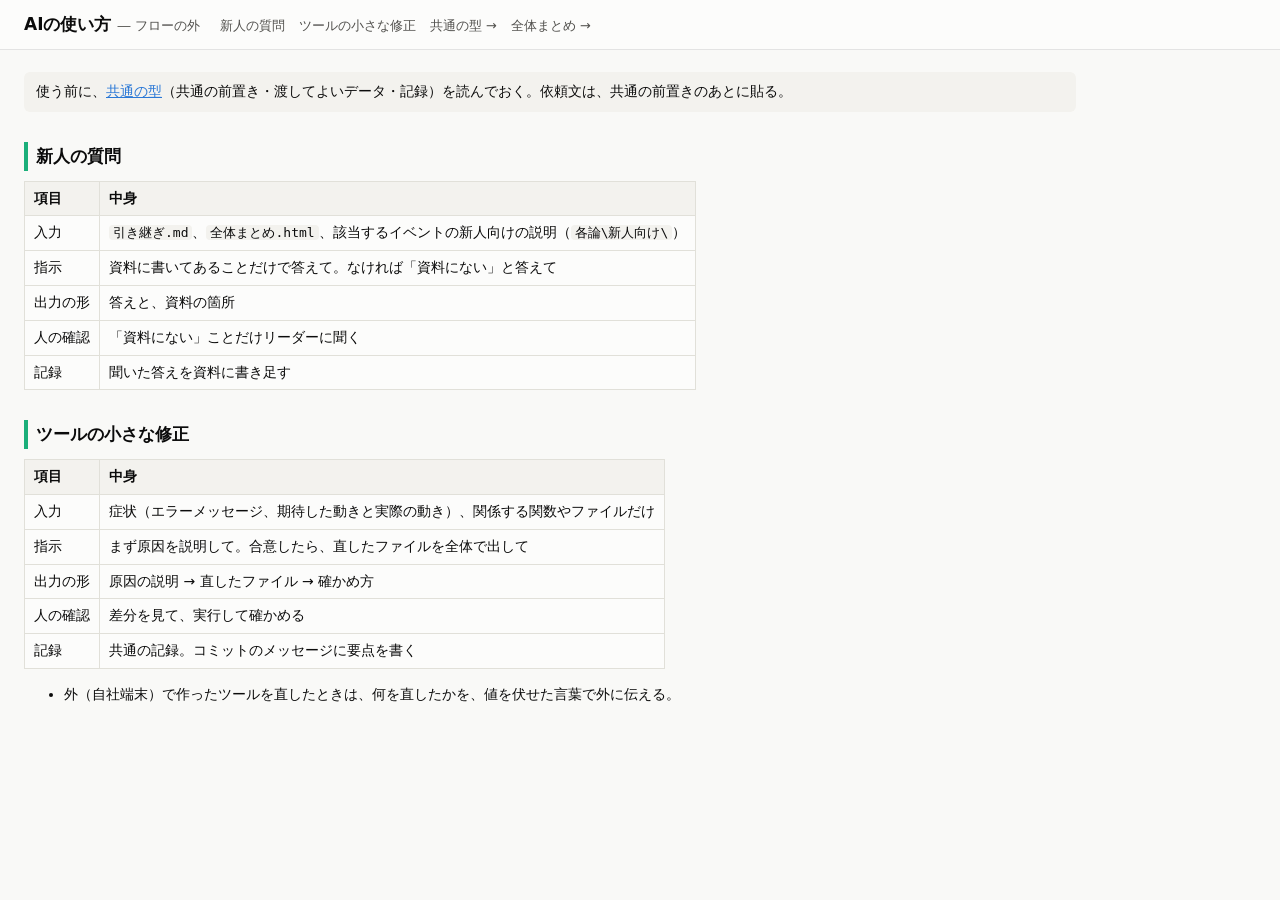
<file: AI活用/AIの使い方_フローの外.html>
<!DOCTYPE html>
<html lang="ja">
<head>
<meta charset="UTF-8">
<title>AIの使い方 ― フローの外</title>
<link rel="stylesheet" href="ai.css">
</head>
<body>
<div class="viz-root">
<header>
  <h1>AIの使い方 <span class="subtitle">― フローの外</span></h1>
  <nav>
    <a href="#newcomer">新人の質問</a>
    <a href="#toolfix">ツールの小さな修正</a>
    <a href="AIの使い方_共通.html">共通の型 →</a>
    <a href="../全体まとめ.html#ai">全体まとめ →</a>
  </nav>
</header>
<main>
<p class="lead">使う前に、<a href="AIの使い方_共通.html">共通の型</a>（共通の前置き・渡してよいデータ・記録）を読んでおく。依頼文は、共通の前置きのあとに貼る。</p>
<h2 id="newcomer" class="use">新人の質問</h2>
<table>
<thead>
<tr>
<th>項目</th>
<th>中身</th>
</tr>
</thead>
<tbody><tr>
<td>入力</td>
<td><code>引き継ぎ.md</code>、<code>全体まとめ.html</code>、該当するイベントの新人向けの説明（<code>各論\新人向け\</code>）</td>
</tr>
<tr>
<td>指示</td>
<td>資料に書いてあることだけで答えて。なければ「資料にない」と答えて</td>
</tr>
<tr>
<td>出力の形</td>
<td>答えと、資料の箇所</td>
</tr>
<tr>
<td>人の確認</td>
<td>「資料にない」ことだけリーダーに聞く</td>
</tr>
<tr>
<td>記録</td>
<td>聞いた答えを資料に書き足す</td>
</tr>
</tbody></table>
<h2 id="toolfix" class="use">ツールの小さな修正</h2>
<table>
<thead>
<tr>
<th>項目</th>
<th>中身</th>
</tr>
</thead>
<tbody><tr>
<td>入力</td>
<td>症状（エラーメッセージ、期待した動きと実際の動き）、関係する関数やファイルだけ</td>
</tr>
<tr>
<td>指示</td>
<td>まず原因を説明して。合意したら、直したファイルを全体で出して</td>
</tr>
<tr>
<td>出力の形</td>
<td>原因の説明 → 直したファイル → 確かめ方</td>
</tr>
<tr>
<td>人の確認</td>
<td>差分を見て、実行して確かめる</td>
</tr>
<tr>
<td>記録</td>
<td>共通の記録。コミットのメッセージに要点を書く</td>
</tr>
</tbody></table>
<ul>
<li>外（自社端末）で作ったツールを直したときは、何を直したかを、値を伏せた言葉で外に伝える。</li>
</ul>
</main>
</div>
<script src="ai.js"></script>
</body>
</html>
</file>
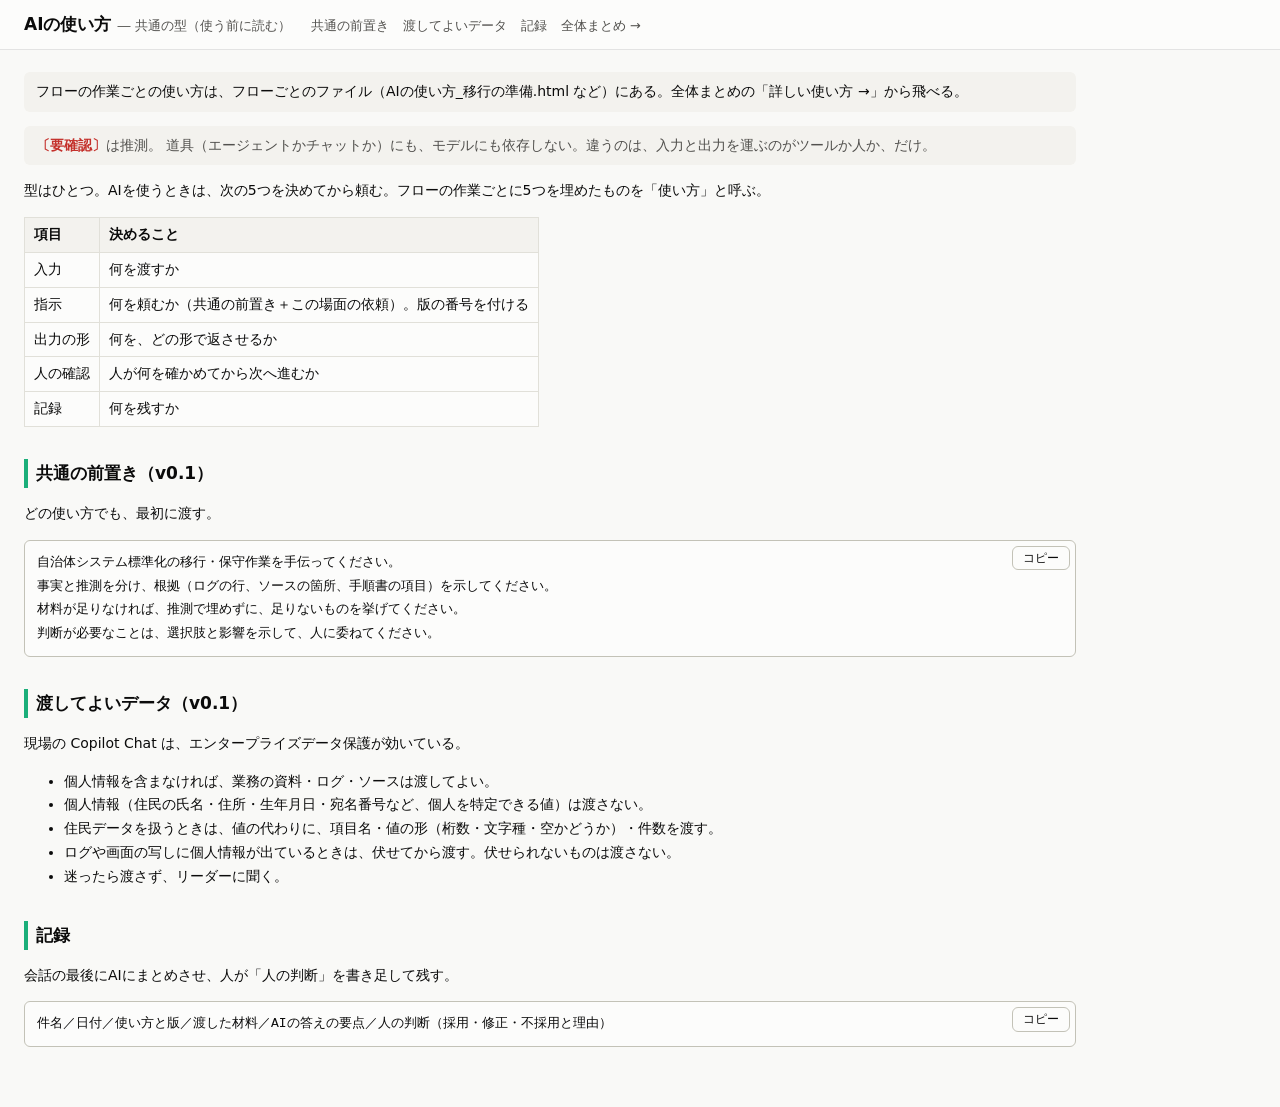
<file: AI活用/AIの使い方_共通.html>
<!DOCTYPE html>
<html lang="ja">
<head>
<meta charset="UTF-8">
<title>AIの使い方 ― 共通の型（使う前に読む）</title>
<link rel="stylesheet" href="ai.css">
</head>
<body>
<div class="viz-root">
<header>
  <h1>AIの使い方 <span class="subtitle">― 共通の型（使う前に読む）</span></h1>
  <nav>
    <a href="#preface">共通の前置き</a>
    <a href="#data">渡してよいデータ</a>
    <a href="#record">記録</a>
    <a href="../全体まとめ.html#ai">全体まとめ →</a>
  </nav>
</header>
<main>
<p class="lead">フローの作業ごとの使い方は、フローごとのファイル（AIの使い方_移行の準備.html など）にある。全体まとめの「詳しい使い方 →」から飛べる。</p>
<blockquote>
<p><span class="todo">〔要確認〕</span>は推測。
道具（エージェントかチャットか）にも、モデルにも依存しない。違うのは、入力と出力を運ぶのがツールか人か、だけ。</p>
</blockquote>
<p>型はひとつ。AIを使うときは、次の5つを決めてから頼む。フローの作業ごとに5つを埋めたものを「使い方」と呼ぶ。</p>
<table>
<thead>
<tr>
<th>項目</th>
<th>決めること</th>
</tr>
</thead>
<tbody><tr>
<td>入力</td>
<td>何を渡すか</td>
</tr>
<tr>
<td>指示</td>
<td>何を頼むか（共通の前置き＋この場面の依頼）。版の番号を付ける</td>
</tr>
<tr>
<td>出力の形</td>
<td>何を、どの形で返させるか</td>
</tr>
<tr>
<td>人の確認</td>
<td>人が何を確かめてから次へ進むか</td>
</tr>
<tr>
<td>記録</td>
<td>何を残すか</td>
</tr>
</tbody></table>
<h2 id="preface">共通の前置き（v0.1）</h2>
<p>どの使い方でも、最初に渡す。</p>
<div class="code"><button type="button" class="copy">コピー</button><pre><code>自治体システム標準化の移行・保守作業を手伝ってください。
事実と推測を分け、根拠（ログの行、ソースの箇所、手順書の項目）を示してください。
材料が足りなければ、推測で埋めずに、足りないものを挙げてください。
判断が必要なことは、選択肢と影響を示して、人に委ねてください。
</code></pre></div>
<h2 id="data">渡してよいデータ（v0.1）</h2>
<p>現場の Copilot Chat は、エンタープライズデータ保護が効いている。</p>
<ul>
<li>個人情報を含まなければ、業務の資料・ログ・ソースは渡してよい。</li>
<li>個人情報（住民の氏名・住所・生年月日・宛名番号など、個人を特定できる値）は渡さない。</li>
<li>住民データを扱うときは、値の代わりに、項目名・値の形（桁数・文字種・空かどうか）・件数を渡す。</li>
<li>ログや画面の写しに個人情報が出ているときは、伏せてから渡す。伏せられないものは渡さない。</li>
<li>迷ったら渡さず、リーダーに聞く。</li>
</ul>
<h2 id="record">記録</h2>
<p>会話の最後にAIにまとめさせ、人が「人の判断」を書き足して残す。</p>
<div class="code"><button type="button" class="copy">コピー</button><pre><code>件名／日付／使い方と版／渡した材料／AIの答えの要点／人の判断（採用・修正・不採用と理由）
</code></pre></div>
</main>
</div>
<script src="ai.js"></script>
</body>
</html>
</file>
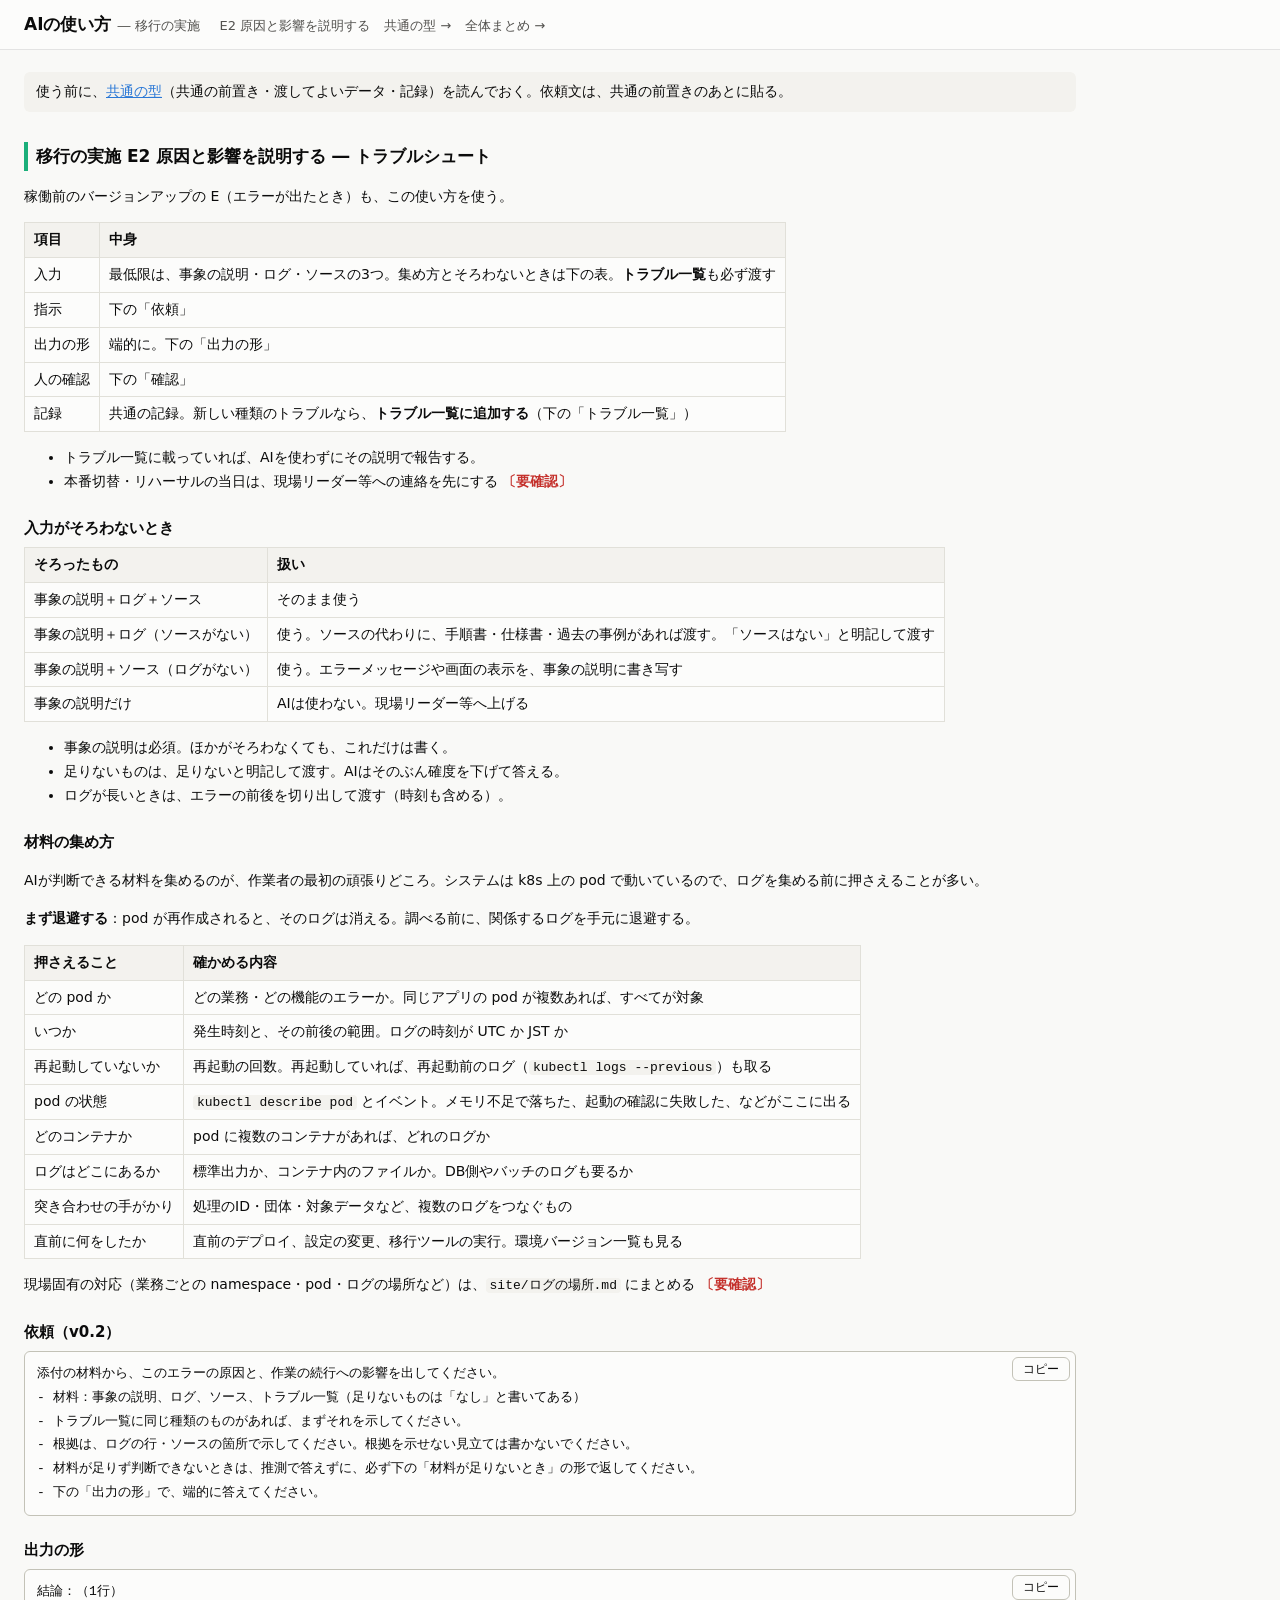
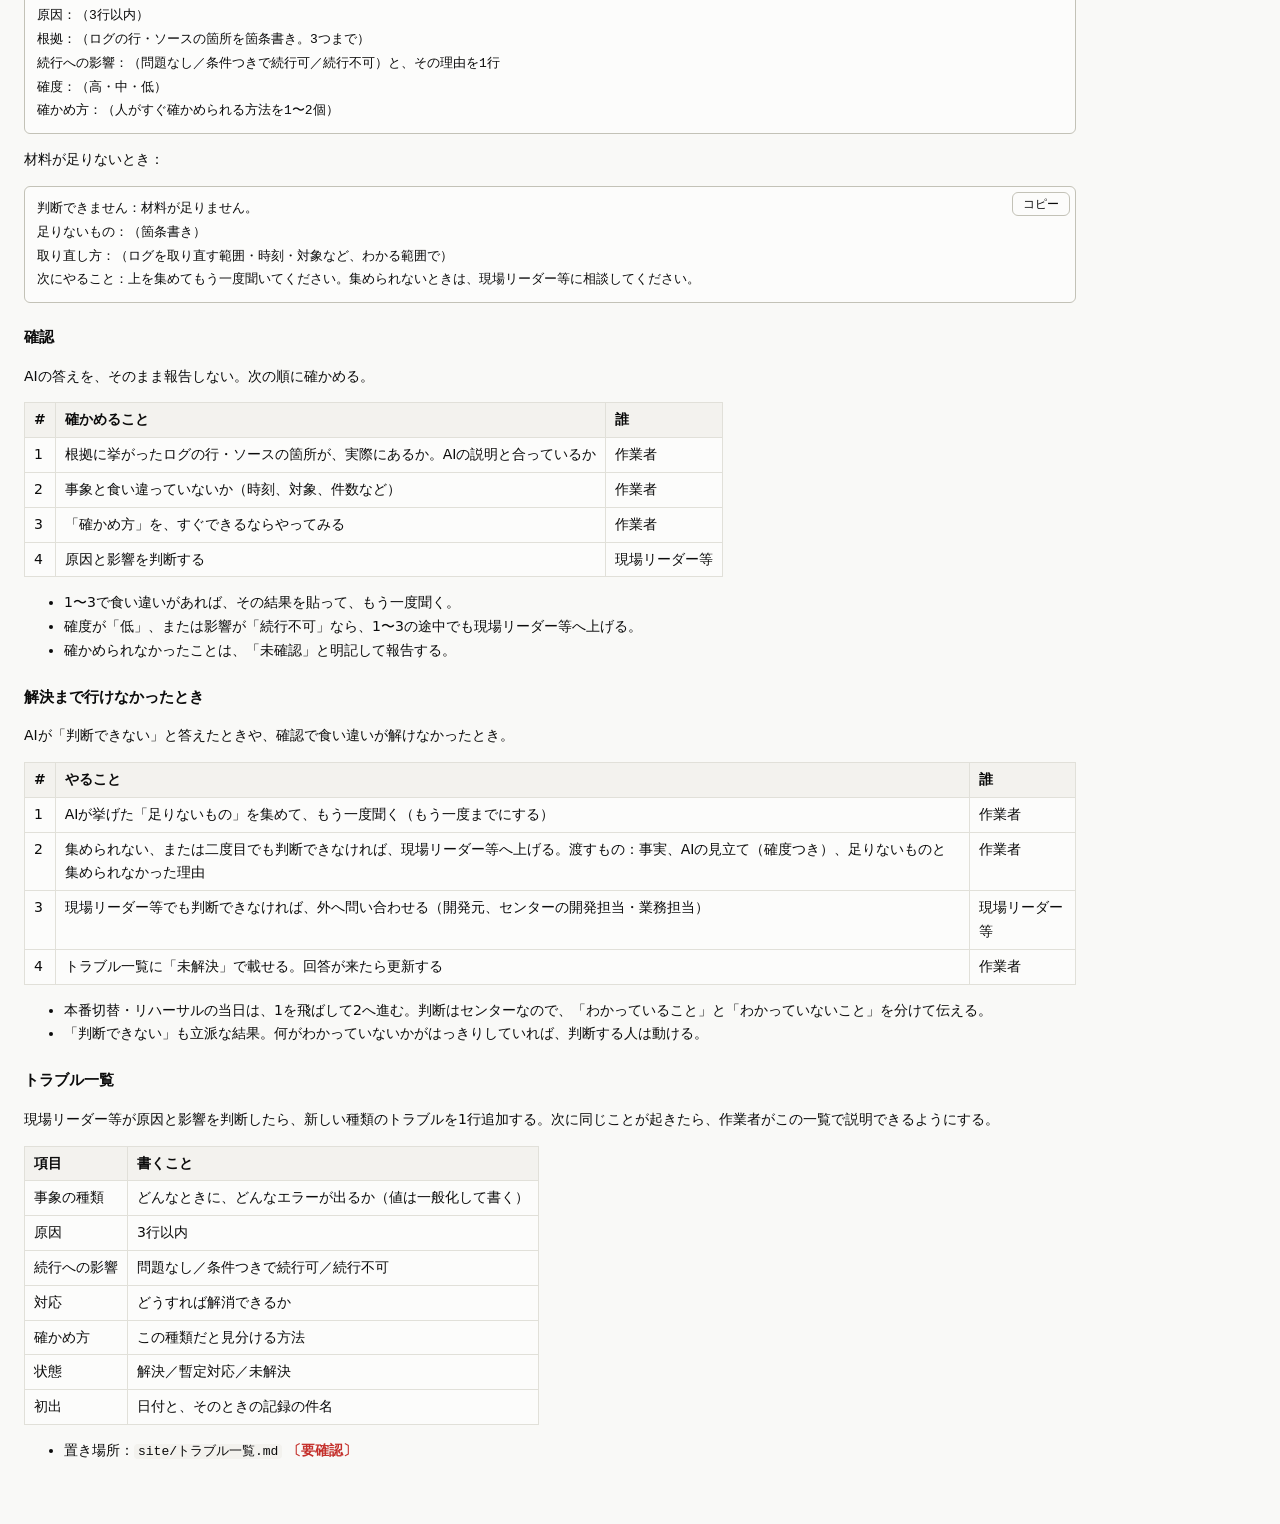
<file: AI活用/AIの使い方_移行の実施.html>
<!DOCTYPE html>
<html lang="ja">
<head>
<meta charset="UTF-8">
<title>AIの使い方 ― 移行の実施</title>
<link rel="stylesheet" href="ai.css">
</head>
<body>
<div class="viz-root">
<header>
  <h1>AIの使い方 <span class="subtitle">― 移行の実施</span></h1>
  <nav>
    <a href="#run-E2">E2 原因と影響を説明する</a>
    <a href="AIの使い方_共通.html">共通の型 →</a>
    <a href="../全体まとめ.html#ai">全体まとめ →</a>
  </nav>
</header>
<main>
<p class="lead">使う前に、<a href="AIの使い方_共通.html">共通の型</a>（共通の前置き・渡してよいデータ・記録）を読んでおく。依頼文は、共通の前置きのあとに貼る。</p>
<h2 id="run-E2" class="use">移行の実施 E2 原因と影響を説明する ― トラブルシュート</h2>
<p>稼働前のバージョンアップの E（エラーが出たとき）も、この使い方を使う。</p>
<table>
<thead>
<tr>
<th>項目</th>
<th>中身</th>
</tr>
</thead>
<tbody><tr>
<td>入力</td>
<td>最低限は、事象の説明・ログ・ソースの3つ。集め方とそろわないときは下の表。<strong>トラブル一覧</strong>も必ず渡す</td>
</tr>
<tr>
<td>指示</td>
<td>下の「依頼」</td>
</tr>
<tr>
<td>出力の形</td>
<td>端的に。下の「出力の形」</td>
</tr>
<tr>
<td>人の確認</td>
<td>下の「確認」</td>
</tr>
<tr>
<td>記録</td>
<td>共通の記録。新しい種類のトラブルなら、<strong>トラブル一覧に追加する</strong>（下の「トラブル一覧」）</td>
</tr>
</tbody></table>
<ul>
<li>トラブル一覧に載っていれば、AIを使わずにその説明で報告する。</li>
<li>本番切替・リハーサルの当日は、現場リーダー等への連絡を先にする <span class="todo">〔要確認〕</span></li>
</ul>
<h3>入力がそろわないとき</h3>
<table>
<thead>
<tr>
<th>そろったもの</th>
<th>扱い</th>
</tr>
</thead>
<tbody><tr>
<td>事象の説明＋ログ＋ソース</td>
<td>そのまま使う</td>
</tr>
<tr>
<td>事象の説明＋ログ（ソースがない）</td>
<td>使う。ソースの代わりに、手順書・仕様書・過去の事例があれば渡す。「ソースはない」と明記して渡す</td>
</tr>
<tr>
<td>事象の説明＋ソース（ログがない）</td>
<td>使う。エラーメッセージや画面の表示を、事象の説明に書き写す</td>
</tr>
<tr>
<td>事象の説明だけ</td>
<td>AIは使わない。現場リーダー等へ上げる</td>
</tr>
</tbody></table>
<ul>
<li>事象の説明は必須。ほかがそろわなくても、これだけは書く。</li>
<li>足りないものは、足りないと明記して渡す。AIはそのぶん確度を下げて答える。</li>
<li>ログが長いときは、エラーの前後を切り出して渡す（時刻も含める）。</li>
</ul>
<h3>材料の集め方</h3>
<p>AIが判断できる材料を集めるのが、作業者の最初の頑張りどころ。システムは k8s 上の pod で動いているので、ログを集める前に押さえることが多い。</p>
<p><strong>まず退避する</strong>：pod が再作成されると、そのログは消える。調べる前に、関係するログを手元に退避する。</p>
<table>
<thead>
<tr>
<th>押さえること</th>
<th>確かめる内容</th>
</tr>
</thead>
<tbody><tr>
<td>どの pod か</td>
<td>どの業務・どの機能のエラーか。同じアプリの pod が複数あれば、すべてが対象</td>
</tr>
<tr>
<td>いつか</td>
<td>発生時刻と、その前後の範囲。ログの時刻が UTC か JST か</td>
</tr>
<tr>
<td>再起動していないか</td>
<td>再起動の回数。再起動していれば、再起動前のログ（<code>kubectl logs --previous</code>）も取る</td>
</tr>
<tr>
<td>pod の状態</td>
<td><code>kubectl describe pod</code> とイベント。メモリ不足で落ちた、起動の確認に失敗した、などがここに出る</td>
</tr>
<tr>
<td>どのコンテナか</td>
<td>pod に複数のコンテナがあれば、どれのログか</td>
</tr>
<tr>
<td>ログはどこにあるか</td>
<td>標準出力か、コンテナ内のファイルか。DB側やバッチのログも要るか</td>
</tr>
<tr>
<td>突き合わせの手がかり</td>
<td>処理のID・団体・対象データなど、複数のログをつなぐもの</td>
</tr>
<tr>
<td>直前に何をしたか</td>
<td>直前のデプロイ、設定の変更、移行ツールの実行。環境バージョン一覧も見る</td>
</tr>
</tbody></table>
<p>現場固有の対応（業務ごとの namespace・pod・ログの場所など）は、<code>site/ログの場所.md</code> にまとめる <span class="todo">〔要確認〕</span></p>
<h3>依頼（v0.2）</h3>
<div class="code"><button type="button" class="copy">コピー</button><pre><code>添付の材料から、このエラーの原因と、作業の続行への影響を出してください。
- 材料：事象の説明、ログ、ソース、トラブル一覧（足りないものは「なし」と書いてある）
- トラブル一覧に同じ種類のものがあれば、まずそれを示してください。
- 根拠は、ログの行・ソースの箇所で示してください。根拠を示せない見立ては書かないでください。
- 材料が足りず判断できないときは、推測で答えずに、必ず下の「材料が足りないとき」の形で返してください。
- 下の「出力の形」で、端的に答えてください。
</code></pre></div>
<h3>出力の形</h3>
<div class="code"><button type="button" class="copy">コピー</button><pre><code>結論：（1行）
原因：（3行以内）
根拠：（ログの行・ソースの箇所を箇条書き。3つまで）
続行への影響：（問題なし／条件つきで続行可／続行不可）と、その理由を1行
確度：（高・中・低）
確かめ方：（人がすぐ確かめられる方法を1〜2個）
</code></pre></div>
<p>材料が足りないとき：</p>
<div class="code"><button type="button" class="copy">コピー</button><pre><code>判断できません：材料が足りません。
足りないもの：（箇条書き）
取り直し方：（ログを取り直す範囲・時刻・対象など、わかる範囲で）
次にやること：上を集めてもう一度聞いてください。集められないときは、現場リーダー等に相談してください。
</code></pre></div>
<h3>確認</h3>
<p>AIの答えを、そのまま報告しない。次の順に確かめる。</p>
<table>
<thead>
<tr>
<th>#</th>
<th>確かめること</th>
<th>誰</th>
</tr>
</thead>
<tbody><tr>
<td>1</td>
<td>根拠に挙がったログの行・ソースの箇所が、実際にあるか。AIの説明と合っているか</td>
<td>作業者</td>
</tr>
<tr>
<td>2</td>
<td>事象と食い違っていないか（時刻、対象、件数など）</td>
<td>作業者</td>
</tr>
<tr>
<td>3</td>
<td>「確かめ方」を、すぐできるならやってみる</td>
<td>作業者</td>
</tr>
<tr>
<td>4</td>
<td>原因と影響を判断する</td>
<td>現場リーダー等</td>
</tr>
</tbody></table>
<ul>
<li>1〜3で食い違いがあれば、その結果を貼って、もう一度聞く。</li>
<li>確度が「低」、または影響が「続行不可」なら、1〜3の途中でも現場リーダー等へ上げる。</li>
<li>確かめられなかったことは、「未確認」と明記して報告する。</li>
</ul>
<h3>解決まで行けなかったとき</h3>
<p>AIが「判断できない」と答えたときや、確認で食い違いが解けなかったとき。</p>
<table>
<thead>
<tr>
<th>#</th>
<th>やること</th>
<th>誰</th>
</tr>
</thead>
<tbody><tr>
<td>1</td>
<td>AIが挙げた「足りないもの」を集めて、もう一度聞く（もう一度までにする）</td>
<td>作業者</td>
</tr>
<tr>
<td>2</td>
<td>集められない、または二度目でも判断できなければ、現場リーダー等へ上げる。渡すもの：事実、AIの見立て（確度つき）、足りないものと集められなかった理由</td>
<td>作業者</td>
</tr>
<tr>
<td>3</td>
<td>現場リーダー等でも判断できなければ、外へ問い合わせる（開発元、センターの開発担当・業務担当）</td>
<td>現場リーダー等</td>
</tr>
<tr>
<td>4</td>
<td>トラブル一覧に「未解決」で載せる。回答が来たら更新する</td>
<td>作業者</td>
</tr>
</tbody></table>
<ul>
<li>本番切替・リハーサルの当日は、1を飛ばして2へ進む。判断はセンターなので、「わかっていること」と「わかっていないこと」を分けて伝える。</li>
<li>「判断できない」も立派な結果。何がわかっていないかがはっきりしていれば、判断する人は動ける。</li>
</ul>
<h3>トラブル一覧</h3>
<p>現場リーダー等が原因と影響を判断したら、新しい種類のトラブルを1行追加する。次に同じことが起きたら、作業者がこの一覧で説明できるようにする。</p>
<table>
<thead>
<tr>
<th>項目</th>
<th>書くこと</th>
</tr>
</thead>
<tbody><tr>
<td>事象の種類</td>
<td>どんなときに、どんなエラーが出るか（値は一般化して書く）</td>
</tr>
<tr>
<td>原因</td>
<td>3行以内</td>
</tr>
<tr>
<td>続行への影響</td>
<td>問題なし／条件つきで続行可／続行不可</td>
</tr>
<tr>
<td>対応</td>
<td>どうすれば解消できるか</td>
</tr>
<tr>
<td>確かめ方</td>
<td>この種類だと見分ける方法</td>
</tr>
<tr>
<td>状態</td>
<td>解決／暫定対応／未解決</td>
</tr>
<tr>
<td>初出</td>
<td>日付と、そのときの記録の件名</td>
</tr>
</tbody></table>
<ul>
<li>置き場所：<code>site/トラブル一覧.md</code> <span class="todo">〔要確認〕</span></li>
</ul>
</main>
</div>
<script src="ai.js"></script>
</body>
</html>
</file>
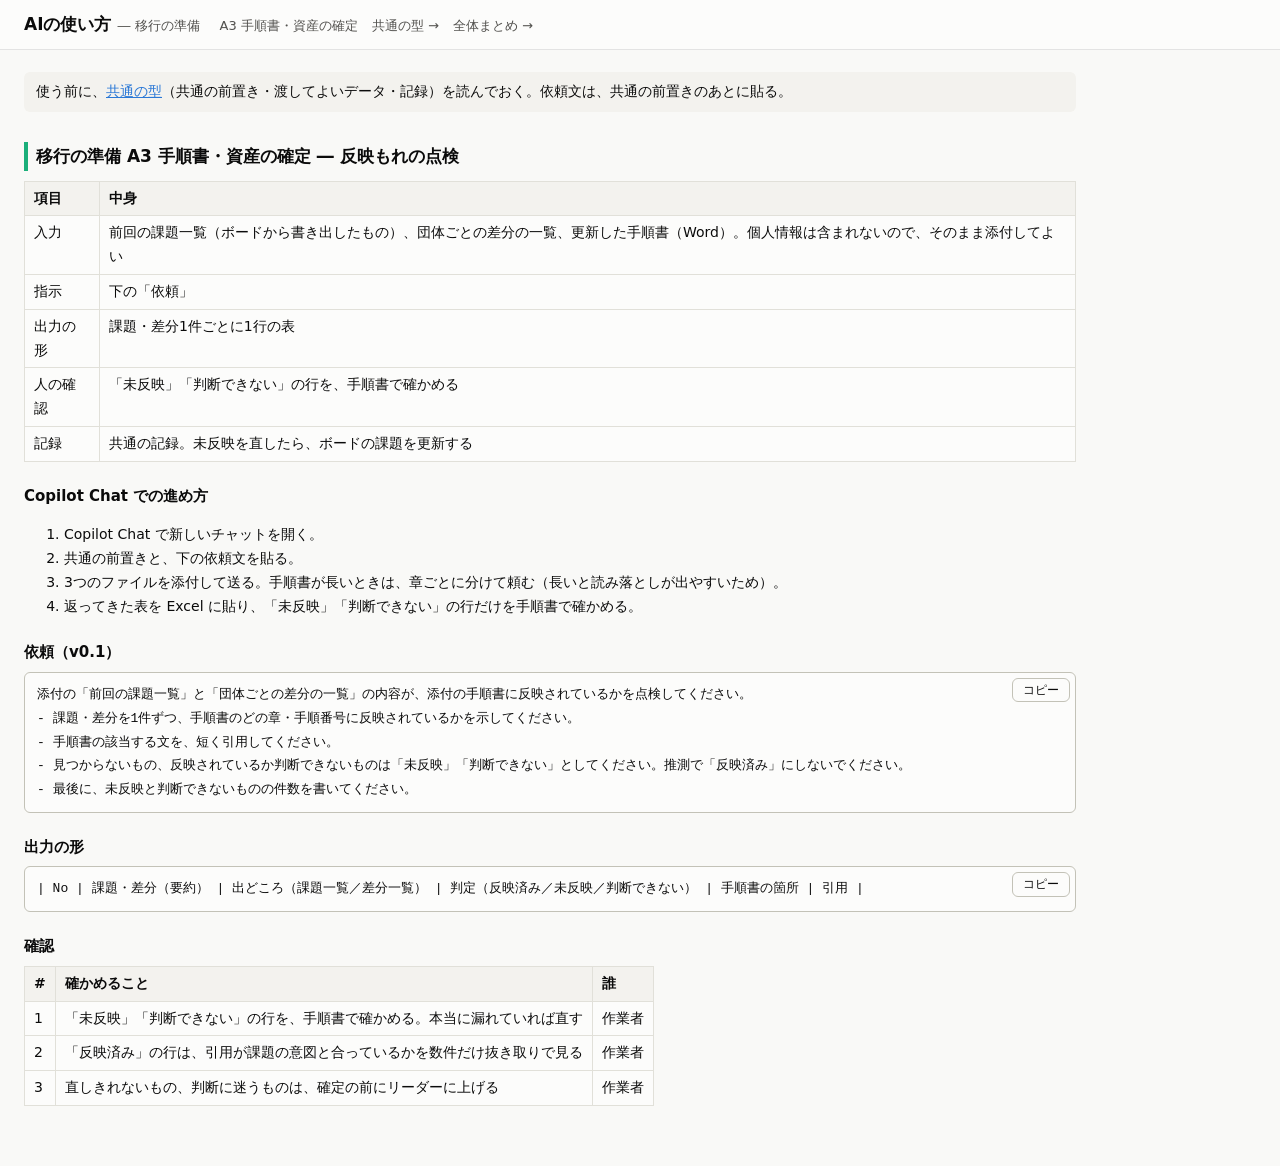
<file: AI活用/AIの使い方_移行の準備.html>
<!DOCTYPE html>
<html lang="ja">
<head>
<meta charset="UTF-8">
<title>AIの使い方 ― 移行の準備</title>
<link rel="stylesheet" href="ai.css">
</head>
<body>
<div class="viz-root">
<header>
  <h1>AIの使い方 <span class="subtitle">― 移行の準備</span></h1>
  <nav>
    <a href="#prep-A3">A3 手順書・資産の確定</a>
    <a href="AIの使い方_共通.html">共通の型 →</a>
    <a href="../全体まとめ.html#ai">全体まとめ →</a>
  </nav>
</header>
<main>
<p class="lead">使う前に、<a href="AIの使い方_共通.html">共通の型</a>（共通の前置き・渡してよいデータ・記録）を読んでおく。依頼文は、共通の前置きのあとに貼る。</p>
<h2 id="prep-A3" class="use">移行の準備 A3 手順書・資産の確定 ― 反映もれの点検</h2>
<table>
<thead>
<tr>
<th>項目</th>
<th>中身</th>
</tr>
</thead>
<tbody><tr>
<td>入力</td>
<td>前回の課題一覧（ボードから書き出したもの）、団体ごとの差分の一覧、更新した手順書（Word）。個人情報は含まれないので、そのまま添付してよい</td>
</tr>
<tr>
<td>指示</td>
<td>下の「依頼」</td>
</tr>
<tr>
<td>出力の形</td>
<td>課題・差分1件ごとに1行の表</td>
</tr>
<tr>
<td>人の確認</td>
<td>「未反映」「判断できない」の行を、手順書で確かめる</td>
</tr>
<tr>
<td>記録</td>
<td>共通の記録。未反映を直したら、ボードの課題を更新する</td>
</tr>
</tbody></table>
<h3>Copilot Chat での進め方</h3>
<ol>
<li>Copilot Chat で新しいチャットを開く。</li>
<li>共通の前置きと、下の依頼文を貼る。</li>
<li>3つのファイルを添付して送る。手順書が長いときは、章ごとに分けて頼む（長いと読み落としが出やすいため）。</li>
<li>返ってきた表を Excel に貼り、「未反映」「判断できない」の行だけを手順書で確かめる。</li>
</ol>
<h3>依頼（v0.1）</h3>
<div class="code"><button type="button" class="copy">コピー</button><pre><code>添付の「前回の課題一覧」と「団体ごとの差分の一覧」の内容が、添付の手順書に反映されているかを点検してください。
- 課題・差分を1件ずつ、手順書のどの章・手順番号に反映されているかを示してください。
- 手順書の該当する文を、短く引用してください。
- 見つからないもの、反映されているか判断できないものは「未反映」「判断できない」としてください。推測で「反映済み」にしないでください。
- 最後に、未反映と判断できないものの件数を書いてください。
</code></pre></div>
<h3>出力の形</h3>
<div class="code"><button type="button" class="copy">コピー</button><pre><code>| No | 課題・差分（要約） | 出どころ（課題一覧／差分一覧） | 判定（反映済み／未反映／判断できない） | 手順書の箇所 | 引用 |
</code></pre></div>
<h3>確認</h3>
<table>
<thead>
<tr>
<th>#</th>
<th>確かめること</th>
<th>誰</th>
</tr>
</thead>
<tbody><tr>
<td>1</td>
<td>「未反映」「判断できない」の行を、手順書で確かめる。本当に漏れていれば直す</td>
<td>作業者</td>
</tr>
<tr>
<td>2</td>
<td>「反映済み」の行は、引用が課題の意図と合っているかを数件だけ抜き取りで見る</td>
<td>作業者</td>
</tr>
<tr>
<td>3</td>
<td>直しきれないもの、判断に迷うものは、確定の前にリーダーに上げる</td>
<td>作業者</td>
</tr>
</tbody></table>
</main>
</div>
<script src="ai.js"></script>
</body>
</html>
</file>
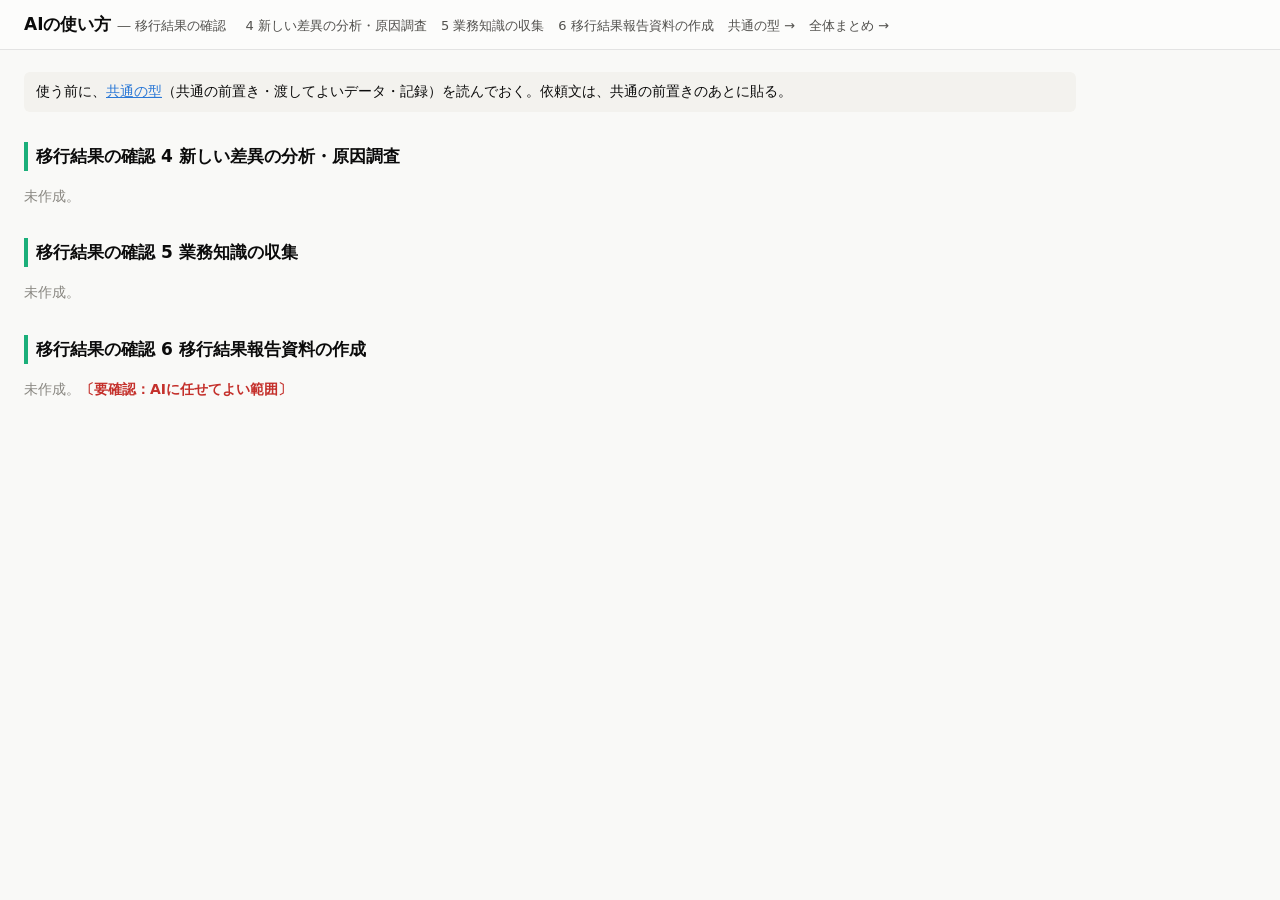
<file: AI活用/AIの使い方_移行結果の確認.html>
<!DOCTYPE html>
<html lang="ja">
<head>
<meta charset="UTF-8">
<title>AIの使い方 ― 移行結果の確認</title>
<link rel="stylesheet" href="ai.css">
</head>
<body>
<div class="viz-root">
<header>
  <h1>AIの使い方 <span class="subtitle">― 移行結果の確認</span></h1>
  <nav>
    <a href="#verify-4">4 新しい差異の分析・原因調査</a>
    <a href="#verify-5">5 業務知識の収集</a>
    <a href="#verify-6">6 移行結果報告資料の作成</a>
    <a href="AIの使い方_共通.html">共通の型 →</a>
    <a href="../全体まとめ.html#ai">全体まとめ →</a>
  </nav>
</header>
<main>
<p class="lead">使う前に、<a href="AIの使い方_共通.html">共通の型</a>（共通の前置き・渡してよいデータ・記録）を読んでおく。依頼文は、共通の前置きのあとに貼る。</p>
<h2 id="verify-4" class="use">移行結果の確認 4 新しい差異の分析・原因調査</h2>
<p class="muted">未作成。</p>
<h2 id="verify-5" class="use">移行結果の確認 5 業務知識の収集</h2>
<p class="muted">未作成。</p>
<h2 id="verify-6" class="use">移行結果の確認 6 移行結果報告資料の作成</h2>
<p class="muted">未作成。<span class="todo">〔要確認：AIに任せてよい範囲〕</span></p>
</main>
</div>
<script src="ai.js"></script>
</body>
</html>
</file>
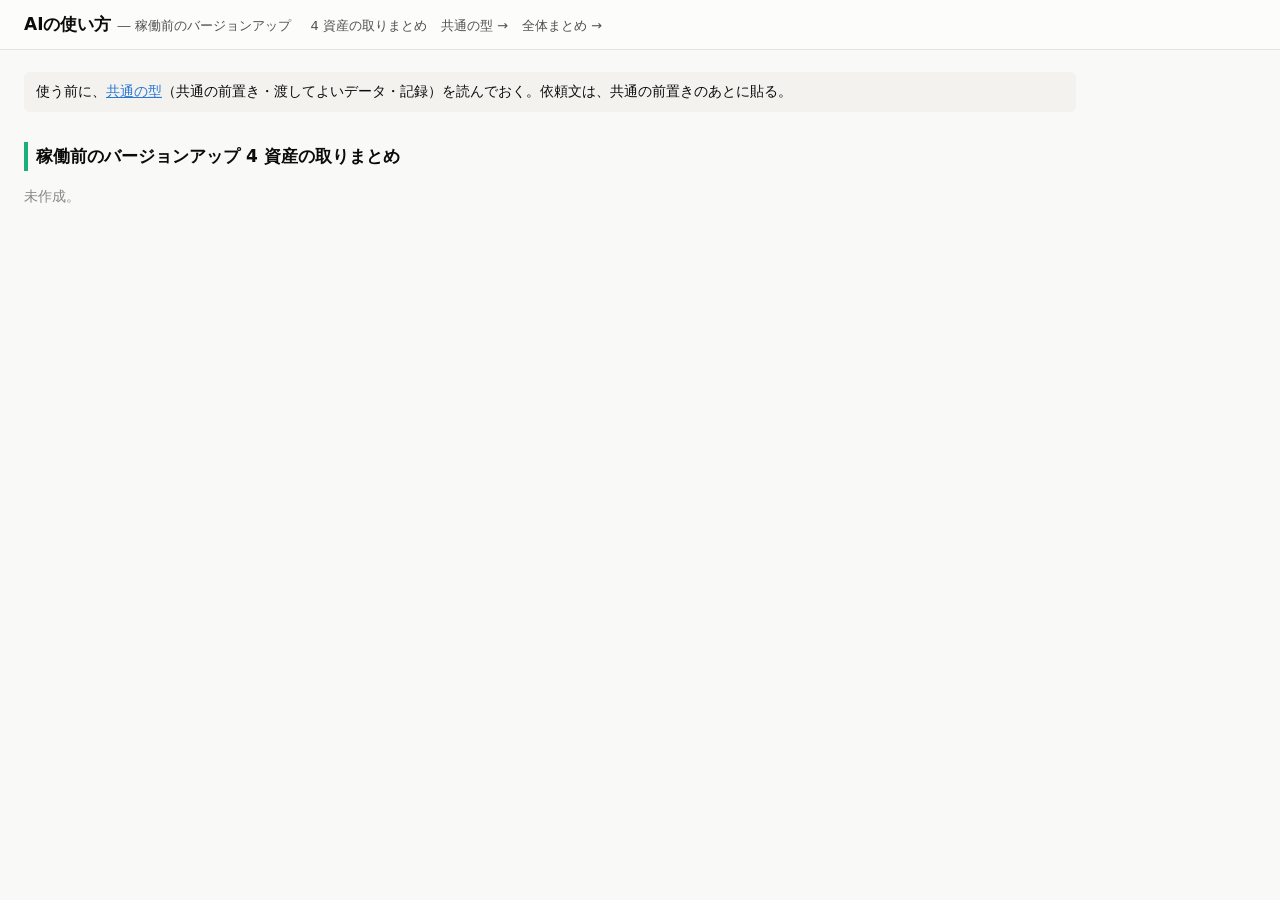
<file: AI活用/AIの使い方_稼働前のバージョンアップ.html>
<!DOCTYPE html>
<html lang="ja">
<head>
<meta charset="UTF-8">
<title>AIの使い方 ― 稼働前のバージョンアップ</title>
<link rel="stylesheet" href="ai.css">
</head>
<body>
<div class="viz-root">
<header>
  <h1>AIの使い方 <span class="subtitle">― 稼働前のバージョンアップ</span></h1>
  <nav>
    <a href="#vupre-4">4 資産の取りまとめ</a>
    <a href="AIの使い方_共通.html">共通の型 →</a>
    <a href="../全体まとめ.html#ai">全体まとめ →</a>
  </nav>
</header>
<main>
<p class="lead">使う前に、<a href="AIの使い方_共通.html">共通の型</a>（共通の前置き・渡してよいデータ・記録）を読んでおく。依頼文は、共通の前置きのあとに貼る。</p>
<h2 id="vupre-4" class="use">稼働前のバージョンアップ 4 資産の取りまとめ</h2>
<p class="muted">未作成。</p>
</main>
</div>
<script src="ai.js"></script>
</body>
</html>
</file>
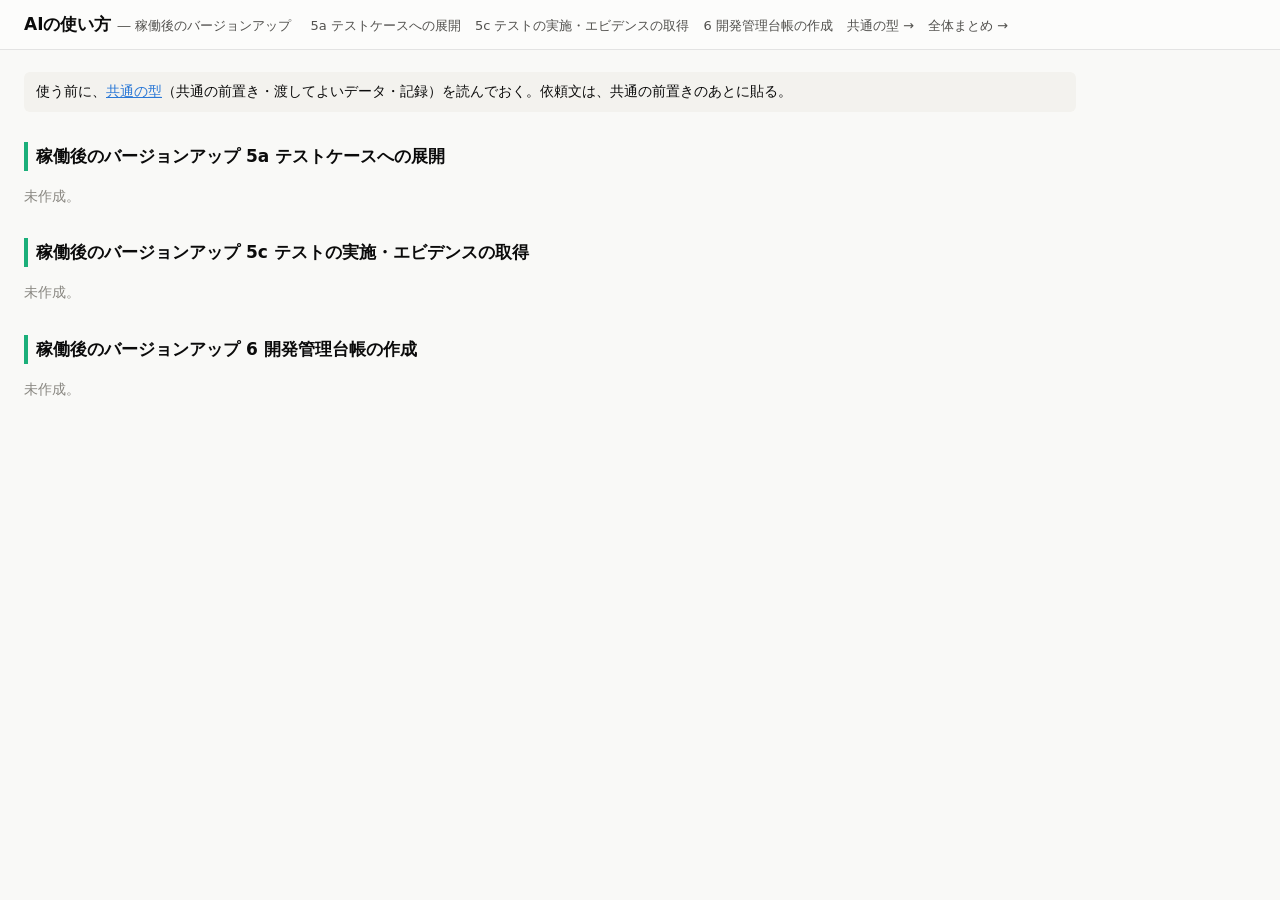
<file: AI活用/AIの使い方_稼働後のバージョンアップ.html>
<!DOCTYPE html>
<html lang="ja">
<head>
<meta charset="UTF-8">
<title>AIの使い方 ― 稼働後のバージョンアップ</title>
<link rel="stylesheet" href="ai.css">
</head>
<body>
<div class="viz-root">
<header>
  <h1>AIの使い方 <span class="subtitle">― 稼働後のバージョンアップ</span></h1>
  <nav>
    <a href="#vupost-5a">5a テストケースへの展開</a>
    <a href="#vupost-5c">5c テストの実施・エビデンスの取得</a>
    <a href="#vupost-6">6 開発管理台帳の作成</a>
    <a href="AIの使い方_共通.html">共通の型 →</a>
    <a href="../全体まとめ.html#ai">全体まとめ →</a>
  </nav>
</header>
<main>
<p class="lead">使う前に、<a href="AIの使い方_共通.html">共通の型</a>（共通の前置き・渡してよいデータ・記録）を読んでおく。依頼文は、共通の前置きのあとに貼る。</p>
<h2 id="vupost-5a" class="use">稼働後のバージョンアップ 5a テストケースへの展開</h2>
<p class="muted">未作成。</p>
<h2 id="vupost-5c" class="use">稼働後のバージョンアップ 5c テストの実施・エビデンスの取得</h2>
<p class="muted">未作成。</p>
<h2 id="vupost-6" class="use">稼働後のバージョンアップ 6 開発管理台帳の作成</h2>
<p class="muted">未作成。</p>
</main>
</div>
<script src="ai.js"></script>
</body>
</html>
</file>
<file: AI活用/ai.css>
/* AIの使い方（AI活用AIの使い方_*.html）で共通の見た目 */
  .viz-root {
    color-scheme: light;
    --page: #f9f9f7; --surface: #fcfcfb; --sunken: #f3f2ee;
    --ink: #0b0b0b; --ink-2: #52514e; --muted: #898781;
    --grid: #e1e0d9; --axis: #c3c2b7; --border: rgba(11,11,11,0.10);
    --s1: #2a78d6; --s3: #1baf7a; --s3-soft: #def4ea; --todo: #c4302b;
  }
  @media (prefers-color-scheme: dark) {
    :root:where(:not([data-theme="light"])) .viz-root {
      color-scheme: dark;
      --page: #0d0d0d; --surface: #1a1a19; --sunken: #222220;
      --ink: #ffffff; --ink-2: #c3c2b7; --grid: #2c2c2a; --axis: #383835; --border: rgba(255,255,255,0.10);
      --s1: #3987e5; --s3: #199e70; --s3-soft: #15302a; --todo: #e66767;
    }
  }
  * { box-sizing: border-box; }
  body { margin: 0; }
  .viz-root { background: var(--page); color: var(--ink); font-family: system-ui, -apple-system, "Segoe UI", "Yu Gothic UI", "Meiryo UI", sans-serif; font-size: 14px; line-height: 1.7; min-height: 100vh; }
  header { position: sticky; top: 0; z-index: 5; background: var(--surface); border-bottom: 1px solid var(--border); padding: 10px 24px; display: flex; gap: 20px; align-items: baseline; flex-wrap: wrap; }
  header h1 { font-size: 17px; margin: 0; }
  header nav { display: flex; gap: 14px; flex-wrap: wrap; font-size: 13px; }
  header nav a { color: var(--ink-2); text-decoration: none; }
  header nav a:hover { color: var(--ink); text-decoration: underline; }
  main { padding: 16px 24px 48px; max-width: 1100px; }
  h2 { font-size: 17px; margin: 32px 0 10px; padding-left: 8px; border-left: 4px solid var(--s3); scroll-margin-top: 60px; }
  h2:target, h3:target { background: var(--s3-soft); }
  header h1 .subtitle { font-size: 13px; font-weight: 400; color: var(--ink-2); }
  h3 { font-size: 15px; margin: 22px 0 6px; scroll-margin-top: 60px; }
  h3:target { background: var(--s3-soft); }
  h4 { font-size: 14px; margin: 16px 0 6px; }
  .muted { color: var(--muted); }
  blockquote { margin: 0 0 12px; padding: 6px 12px; background: var(--sunken); border-radius: 6px; color: var(--ink-2); }
  blockquote p { margin: 2px 0; }
  table { border-collapse: collapse; margin: 6px 0 12px; background: var(--surface); }
  th, td { border: 1px solid var(--grid); padding: 5px 9px; text-align: left; vertical-align: top; }
  th { background: var(--sunken); white-space: nowrap; }
  code { font-family: Consolas, "BIZ UDGothic", monospace; font-size: 13px; background: var(--sunken); border-radius: 4px; padding: 0 4px; }
  .code { position: relative; margin: 6px 0 12px; }
  .code pre { margin: 0; padding: 10px 12px; background: var(--surface); border: 1px solid var(--axis); border-radius: 6px; white-space: pre-wrap; }
  .code pre code { background: none; padding: 0; }
  .copy { position: absolute; top: 6px; right: 6px; font: inherit; font-size: 12px; padding: 1px 10px; border-radius: 6px; border: 1px solid var(--axis); background: var(--surface); color: var(--ink); cursor: pointer; }
  .todo { color: var(--todo); font-weight: 600; }
  hr { border: none; border-top: 1px solid var(--grid); margin: 28px 0; }
  a { color: var(--s1); }
  @media print { header { position: static; } .copy { display: none; } }
  .lead { margin: 6px 0 14px; padding: 8px 12px; background: var(--sunken); border-radius: 6px; }
  h2.use { margin-top: 30px; }
</file>
